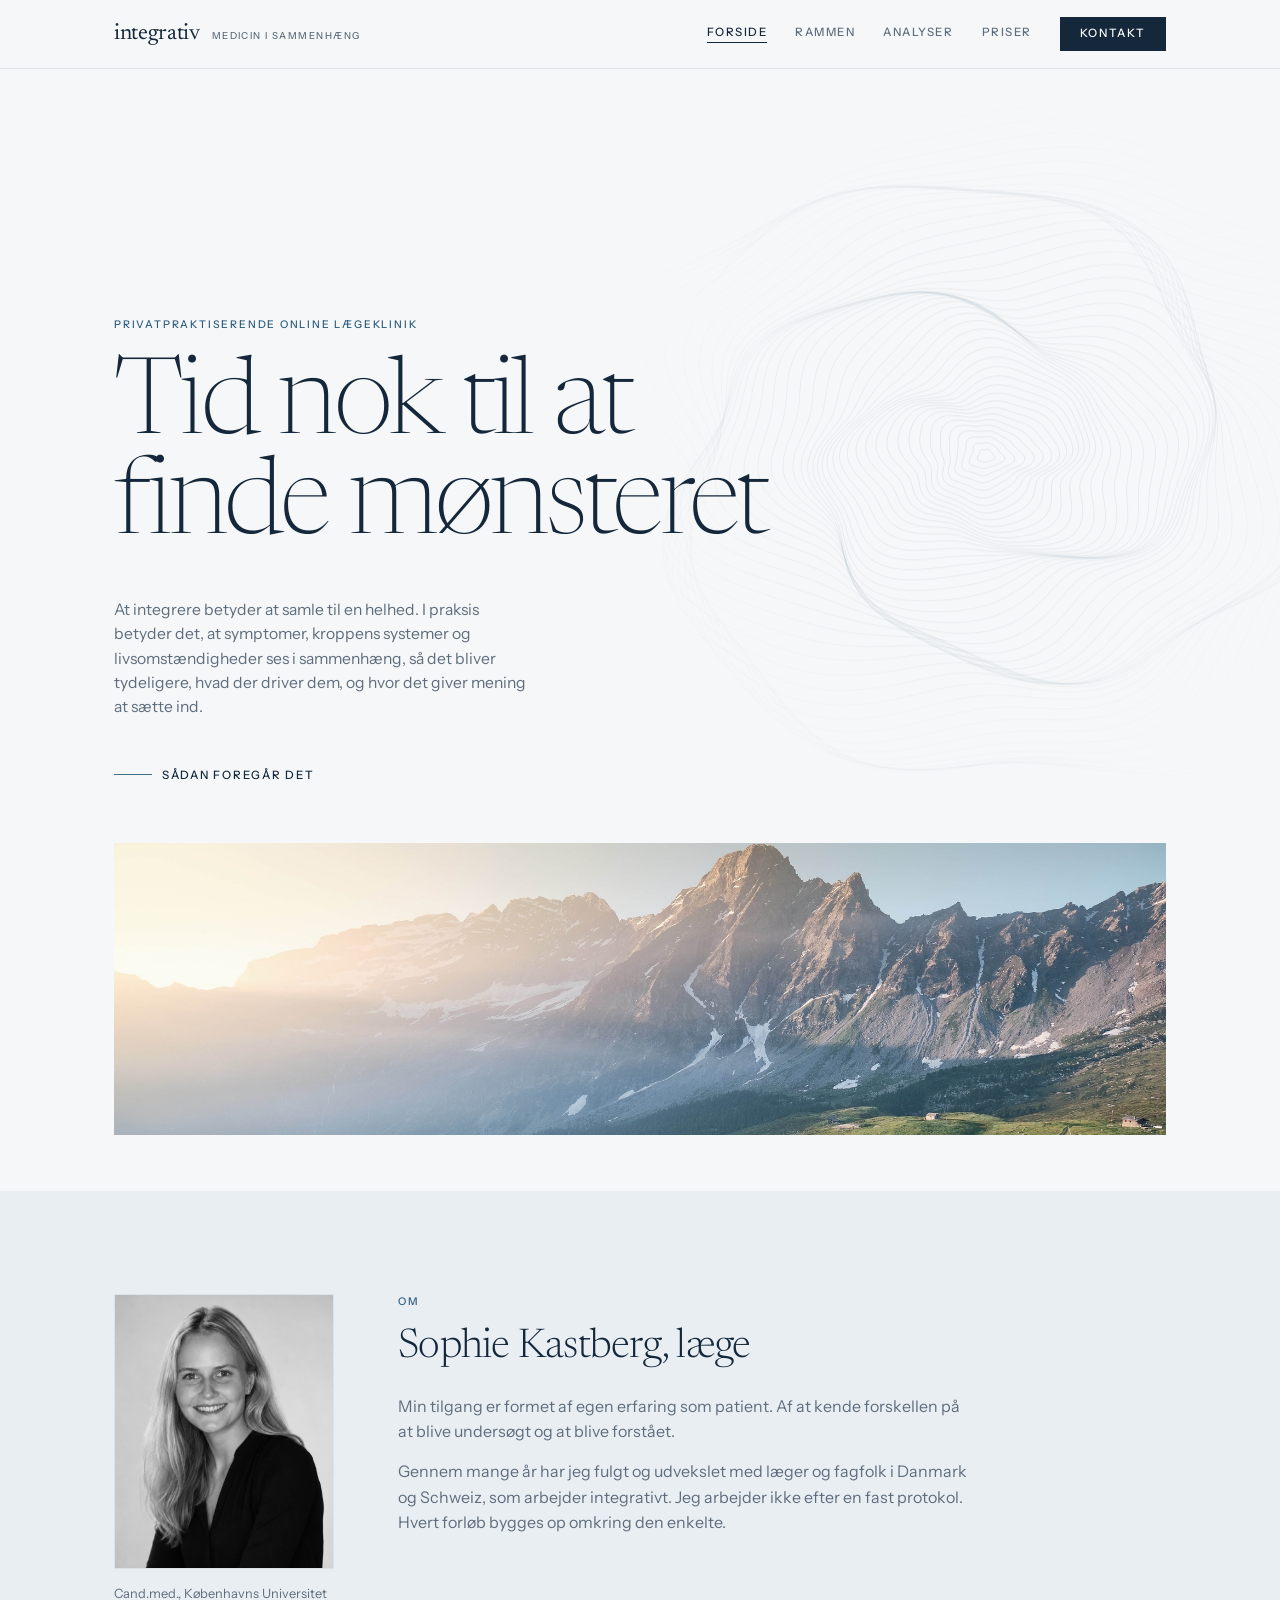
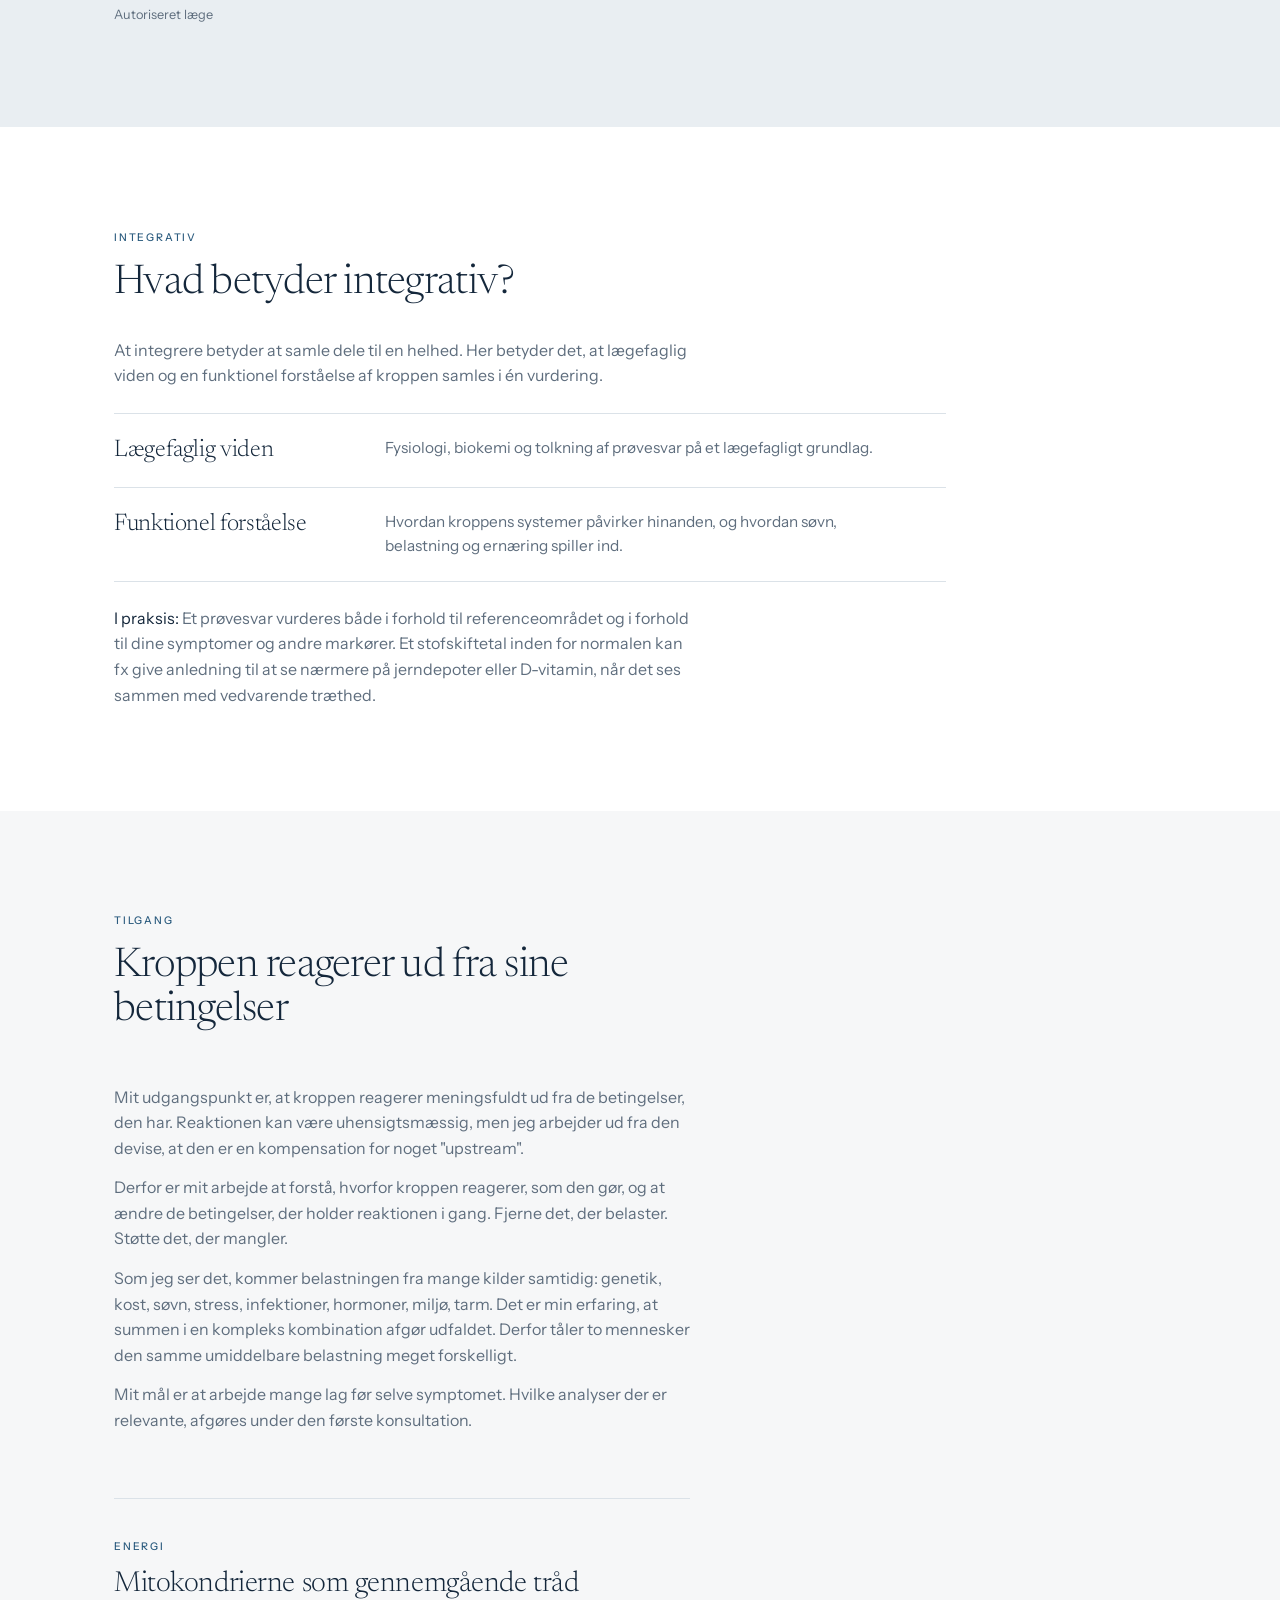
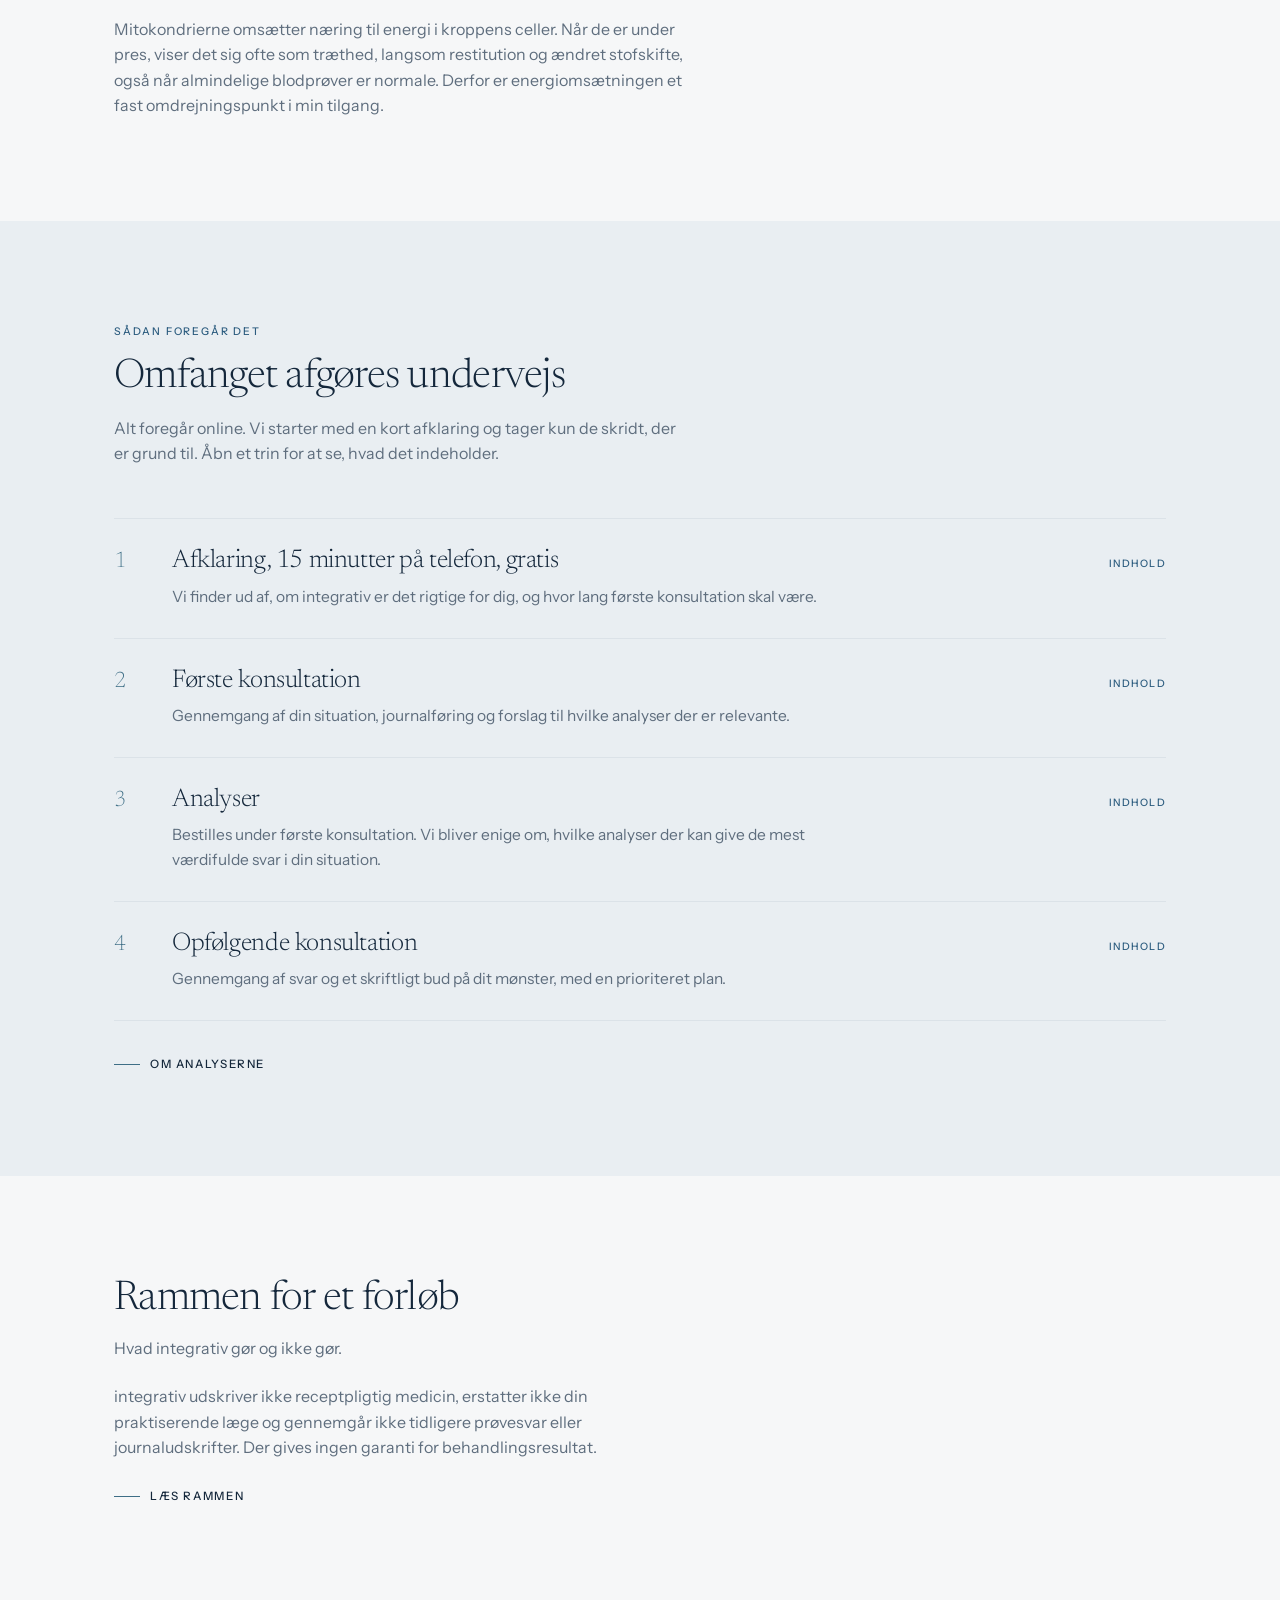
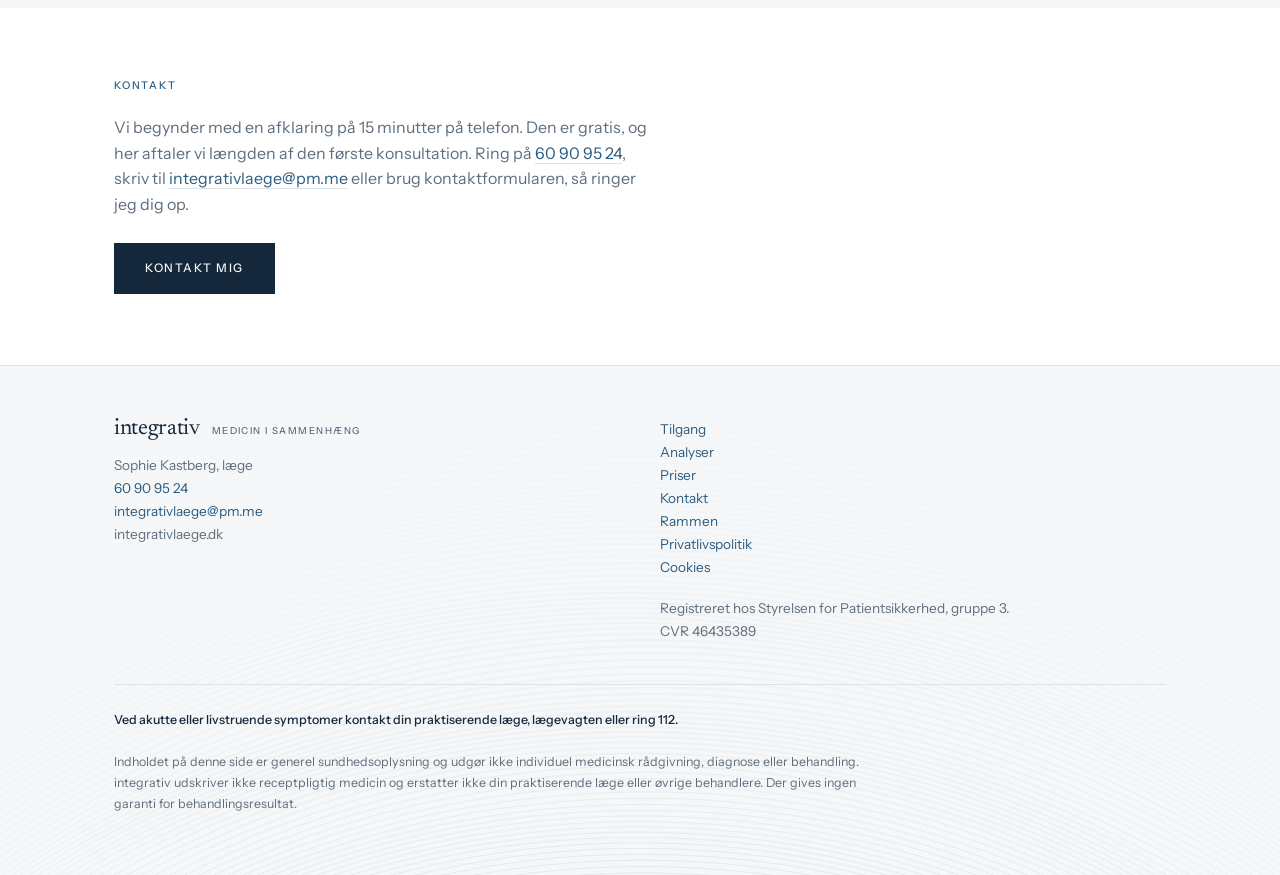
<file: index.html>
<!DOCTYPE html>
<html lang="da">
<head>
<meta charset="utf-8">
<meta name="viewport" content="width=device-width, initial-scale=1">
<title>integrativ · Medicin i sammenhæng</title>
<meta name="description" content="Privatpraktiserende online lægeklinik ved læge Sophie Kastberg. Symptomer, kroppens systemer og livsomstændigheder ses i sammenhæng.">
<meta property="og:title" content="integrativ · Medicin i sammenhæng">
<meta property="og:description" content="Privatpraktiserende online lægeklinik ved læge Sophie Kastberg. Symptomer, kroppens systemer og livsomstændigheder ses i sammenhæng.">
<meta property="og:type" content="website">

<link rel="stylesheet" href="assets/style.css">
</head>
<body>
<header class="site-head">
  <div class="wrap bar">
    <a class="brand" href="index.html"><b>integrativ</b><span>Medicin i sammenhæng</span></a>
    <button class="burger" type="button" aria-expanded="false"><span></span>Menu</button>
    <nav class="nav" aria-label="Hovedmenu">
        <a href="index.html" aria-current="page">Forside</a>
        <a href="rammen.html">Rammen</a>
        <a href="analyser.html">Analyser</a>
        <a href="priser.html">Priser</a>

        <a class="btn-book" href="kontakt.html">Kontakt</a>
    </nav>
  </div>
  <div class="mnav">
      <a href="index.html" aria-current="page">Forside</a>
      <a href="rammen.html">Rammen</a>
      <a href="analyser.html">Analyser</a>
      <a href="priser.html">Priser</a>

      <a class="btn-book" href="kontakt.html">Kontakt</a>
  </div>
</header>
<main id="top">
<section class="hero">
  <div class="bgfield"><div class="wrap"><canvas id="field" aria-hidden="true"></canvas></div></div>
  <div class="inner wrap">
    <span class="eyebrow">Privatpraktiserende online lægeklinik</span>
    <h1 class="h1">Tid nok til at finde mønsteret</h1>
    <p class="intro">At integrere betyder at samle til en helhed. I praksis betyder det, at symptomer, kroppens systemer og livsomstændigheder ses i sammenhæng, så det bliver tydeligere, hvad der driver dem, og hvor det giver mening at sætte ind.</p>
    <a class="arrow arrow--hero" href="#saadan"><i></i>Sådan foregår det</a>
  </div>
</section>
<div class="wrap band"><div class="img"><img src="images/forside-bjerge.jpg" alt="Bjergkam i morgenlys"></div></div>

<section id="om" class="sec bg-tint">
  <div class="wrap about">
    <div class="pic">
      <div class="frame"><img src="images/sophie-kastberg.jpg" alt="Sophie Kastberg"></div>
      <div class="cred"><span>Cand.med., Københavns Universitet</span><span>Autoriseret læge</span></div>
    </div>
    <div class="body">
      <span class="eyebrow">Om</span>
      <h2 class="h2">Sophie Kastberg, læge</h2>
      <p class="txt">Min tilgang er formet af egen erfaring som patient. Af at kende forskellen på at blive undersøgt og at blive forstået.</p>
      <p class="txt">Gennem mange år har jeg fulgt og udvekslet med læger og fagfolk i Danmark og Schweiz, som arbejder integrativt. Jeg arbejder ikke efter en fast protokol. Hvert forløb bygges op omkring den enkelte.</p>
    </div>
  </div>
</section>

<section id="integrativ" class="sec bg-white">
  <div class="wrap">
    <div style="max-width:52em">
      <span class="eyebrow">Integrativ</span>
      <h2 class="h2">Hvad betyder integrativ?</h2>
      <p class="txt" style="margin-top:clamp(22px,2.8vw,32px)">At integrere betyder at samle dele til en helhed. Her betyder det, at lægefaglig viden og en funktionel forståelse af kroppen samles i én vurdering.</p>
      <ul class="rows">
        <li><span class="k">Lægefaglig viden</span><p class="v">Fysiologi, biokemi og tolkning af prøvesvar på et lægefagligt grundlag.</p></li>
        <li><span class="k">Funktionel forståelse</span><p class="v">Hvordan kroppens systemer påvirker hinanden, og hvordan søvn, belastning og ernæring spiller ind.</p></li>
      </ul>
      <p class="txt mt-m"><span style="color:var(--ink)">I praksis:</span> Et prøvesvar vurderes både i forhold til referenceområdet og i forhold til dine symptomer og andre markører. Et stofskiftetal inden for normalen kan fx give anledning til at se nærmere på jerndepoter eller D-vitamin, når det ses sammen med vedvarende træthed.</p>
    </div>
  </div>
</section>

<section id="tilgang" class="sec bg-paper">
  <div class="wrap">
    <div class="head">
      <span class="eyebrow">Tilgang</span>
      <h2 class="h2">Kroppen reagerer ud fra sine betingelser</h2>
    </div>
    <p class="txt">Mit udgangspunkt er, at kroppen reagerer meningsfuldt ud fra de betingelser, den har. Reaktionen kan være uhensigtsmæssig, men jeg arbejder ud fra den devise, at den er en kompensation for noget "upstream".</p>
    <p class="txt">Derfor er mit arbejde at forstå, hvorfor kroppen reagerer, som den gør, og at ændre de betingelser, der holder reaktionen i gang. Fjerne det, der belaster. Støtte det, der mangler.</p>
    <p class="txt">Som jeg ser det, kommer belastningen fra mange kilder samtidig: genetik, kost, søvn, stress, infektioner, hormoner, miljø, tarm. Det er min erfaring, at summen i en kompleks kombination afgør udfaldet. Derfor tåler to mennesker den samme umiddelbare belastning meget forskelligt.</p>
    <p class="txt">Mit mål er at arbejde mange lag før selve symptomet. Hvilke analyser der er relevante, afgøres under den første konsultation.</p>
    <div class="mt-l" style="padding-top:clamp(28px,3.4vw,40px);border-top:1px solid var(--line);max-width:36em">
      <span class="eyebrow" style="margin-bottom:12px">Energi</span>
      <h3 class="h3">Mitokondrierne som gennemgående tråd</h3>
      <p class="txt mt-s">Mitokondrierne omsætter næring til energi i kroppens celler. Når de er under pres, viser det sig ofte som træthed, langsom restitution og ændret stofskifte, også når almindelige blodprøver er normale. Derfor er energiomsætningen et fast omdrejningspunkt i min tilgang.</p>
    </div>
  </div>
</section>

<section id="saadan" class="sec bg-tint">
  <div class="wrap">
    <div class="head">
      <span class="eyebrow">Sådan foregår det</span>
      <h2 class="h2">Omfanget afgøres undervejs</h2>
      <p class="txt">Alt foregår online. Vi starter med en kort afklaring og tager kun de skridt, der er grund til. Åbn et trin for at se, hvad det indeholder.</p>
    </div>
    <div class="steps">
      <details>
        <summary><span class="n">1</span><span class="t"><b>Afklaring, 15 minutter på telefon, gratis</b><em>Vi finder ud af, om integrativ er det rigtige for dig, og hvor lang første konsultation skal være.</em></span><span class="tag">Indhold</span></summary>
        <div class="body">
          <ul class="plain plain--s">
            <li>Kort gennemgang af, hvad du søger hjælp til.</li>
            <li>Afstemning af, om integrativ kan hjælpe med netop det.</li>
            <li>Aftale om længden af første konsultation.</li>
          </ul>
          <p class="small">Afklaringen er gratis og forpligter ikke til et forløb.</p>
        </div>
      </details>
      <details>
        <summary><span class="n">2</span><span class="t"><b>Første konsultation</b><em>Gennemgang af din situation, journalføring og forslag til hvilke analyser der er relevante.</em></span><span class="tag">Indhold</span></summary>
        <div class="body">
          <ul class="plain plain--s">
            <li>Gennemgang af din aktuelle helbredsstatus.</li>
            <li>Gennemgang af din problemstilling og dens forløb over tid.</li>
            <li>Gennemgang af kost, søvn, døgnrytme og belastninger i hverdagen.</li>
            <li>Forslag til hvilke analyser der er relevante, og hvad de kan besvare.</li>
            <li>Journalføring af konsultationen.</li>
          </ul>
          <p class="small">Længden aftales ved afklaringen, fra 30 til 90 minutter.</p>
        </div>
      </details>
      <details>
        <summary><span class="n">3</span><span class="t"><b>Analyser</b><em>Bestilles under første konsultation. Vi bliver enige om, hvilke analyser der kan give de mest værdifulde svar i din situation.</em></span><span class="tag">Indhold</span></summary>
        <div class="body">
          <ul class="plain plain--s">
            <li>Analyserne vælges ud fra din situation, ikke ud fra en fast pakke.</li>
            <li>Hjemmetests: testkittet sendes til din adresse, og prøven sendes direkte til laboratoriet. Svartid to til fire uger.</li>
            <li>Blodprøver: du bestiller selv via et link og en kode fra mig, og prøven tages på et hospital nær dig.</li>
          </ul>
          <p class="small">Hjemmetests betales sammen med den opfølgende konsultation. Blodprøver betales direkte hos laboratoriet.</p>
        </div>
      </details>
      <details>
        <summary><span class="n">4</span><span class="t"><b>Opfølgende konsultation</b><em>Gennemgang af svar og et skriftligt bud på dit mønster, med en prioriteret plan.</em></span><span class="tag">Indhold</span></summary>
        <div class="body">
          <ul class="plain plain--s">
            <li>Gennemgang af prøvesvarene: hvilke fund der betyder noget for netop dine udfordringer, og hvilke der ikke gør.</li>
            <li>Min vurdering af, hvad der belaster mest lige nu.</li>
            <li>Prioriteret plan: hvad der fjernes, hvad der støttes, og i hvilken rækkefølge.</li>
            <li>Vejledning om kost, døgnrytme, bevægelse og eventuelle kosttilskud.</li>
            <li>Aftale om, hvad der måles igen, og hvornår.</li>
            <li>Henvisning til relevante behandlere, hvis det er indiceret.</li>
          </ul>
          <p class="small">Et bud på dit mønster sendes skriftligt efter konsultationen: hvordan symptomer og fund kan hænge sammen, og den prioriterede plan. Det er en arbejdshypotese, som justeres, efterhånden som vi ved mere. Prøvesvar udleveres ved gennemgangen.</p>
        </div>
      </details>
    </div>
    <a class="arrow" href="analyser.html"><i></i>Om analyserne</a>
  </div>
</section>


<section class="sec bg-paper">
  <div class="wrap">
    <h2 class="h2">Rammen for et forløb</h2>
    <p class="txt" style="margin-top:14px">Hvad integrativ gør og ikke gør.</p>
    <p class="txt" style="margin-top:22px">integrativ udskriver ikke receptpligtig medicin, erstatter ikke din praktiserende læge og gennemgår ikke tidligere prøvesvar eller journaludskrifter. Der gives ingen garanti for behandlingsresultat.</p>
    <a class="arrow" href="rammen.html" style="margin-top:26px"><i></i>Læs rammen</a>
  </div>
</section>

<section id="skriv" class="bg-white" style="padding-top:clamp(46px,5.5vw,76px);padding-bottom:clamp(46px,5.5vw,76px)">
  <div class="wrap">
    <span class="eyebrow" style="margin:0">Kontakt</span>
    <p class="txt" style="margin-top:20px;max-width:34em">Vi begynder med en afklaring på 15 minutter på telefon. Den er gratis, og her aftaler vi længden af den første konsultation. Ring på <a class="inline-link" href="tel:+4560909524">60 90 95 24</a>, skriv til <a class="inline-link" href="mailto:integrativlaege@pm.me">integrativlaege@pm.me</a> eller brug kontaktformularen, så ringer jeg dig op.</p>
    <div class="btns"><a class="btn" href="kontakt.html">Kontakt mig</a></div>
  </div>
</section>

</main>
<footer class="site-foot">
  <canvas id="relief" aria-hidden="true"></canvas>
  <div class="wrap">
    <div class="cols2">
      <div>
        <span class="brand"><b>integrativ</b><span>Medicin i sammenhæng</span></span>
        <p style="margin-top:14px">Sophie Kastberg, læge<br><a href="tel:+4560909524">60 90 95 24</a><br><a href="mailto:integrativlaege@pm.me">integrativlaege@pm.me</a><br>integrativlaege.dk</p>
      </div>
      <div>
        <ul>
          <li><a href="index.html#tilgang">Tilgang</a></li>
          <li><a href="analyser.html">Analyser</a></li>
          <li><a href="priser.html">Priser</a></li>
          <li><a href="kontakt.html">Kontakt</a></li>
          <li><a href="rammen.html">Rammen</a></li>
          <li><a href="privatliv.html">Privatlivspolitik</a></li>
          <li><a href="cookies.html">Cookies</a></li>
        </ul>
        <p style="margin-top:18px">Registreret hos Styrelsen for Patientsikkerhed, gruppe 3.<br>CVR 46435389</p>
      </div>
    </div>
    <div class="legal">
      <p><b>Ved akutte eller livstruende symptomer kontakt din praktiserende læge, lægevagten eller ring 112.</b><br><br>Indholdet på denne side er generel sundhedsoplysning og udgør ikke individuel medicinsk rådgivning, diagnose eller behandling. integrativ udskriver ikke receptpligtig medicin og erstatter ikke din praktiserende læge eller øvrige behandlere. Der gives ingen garanti for behandlingsresultat.</p>
    </div>
  </div>
</footer>
<script src="assets/site.js"></script>
</body>
</html>
</file>
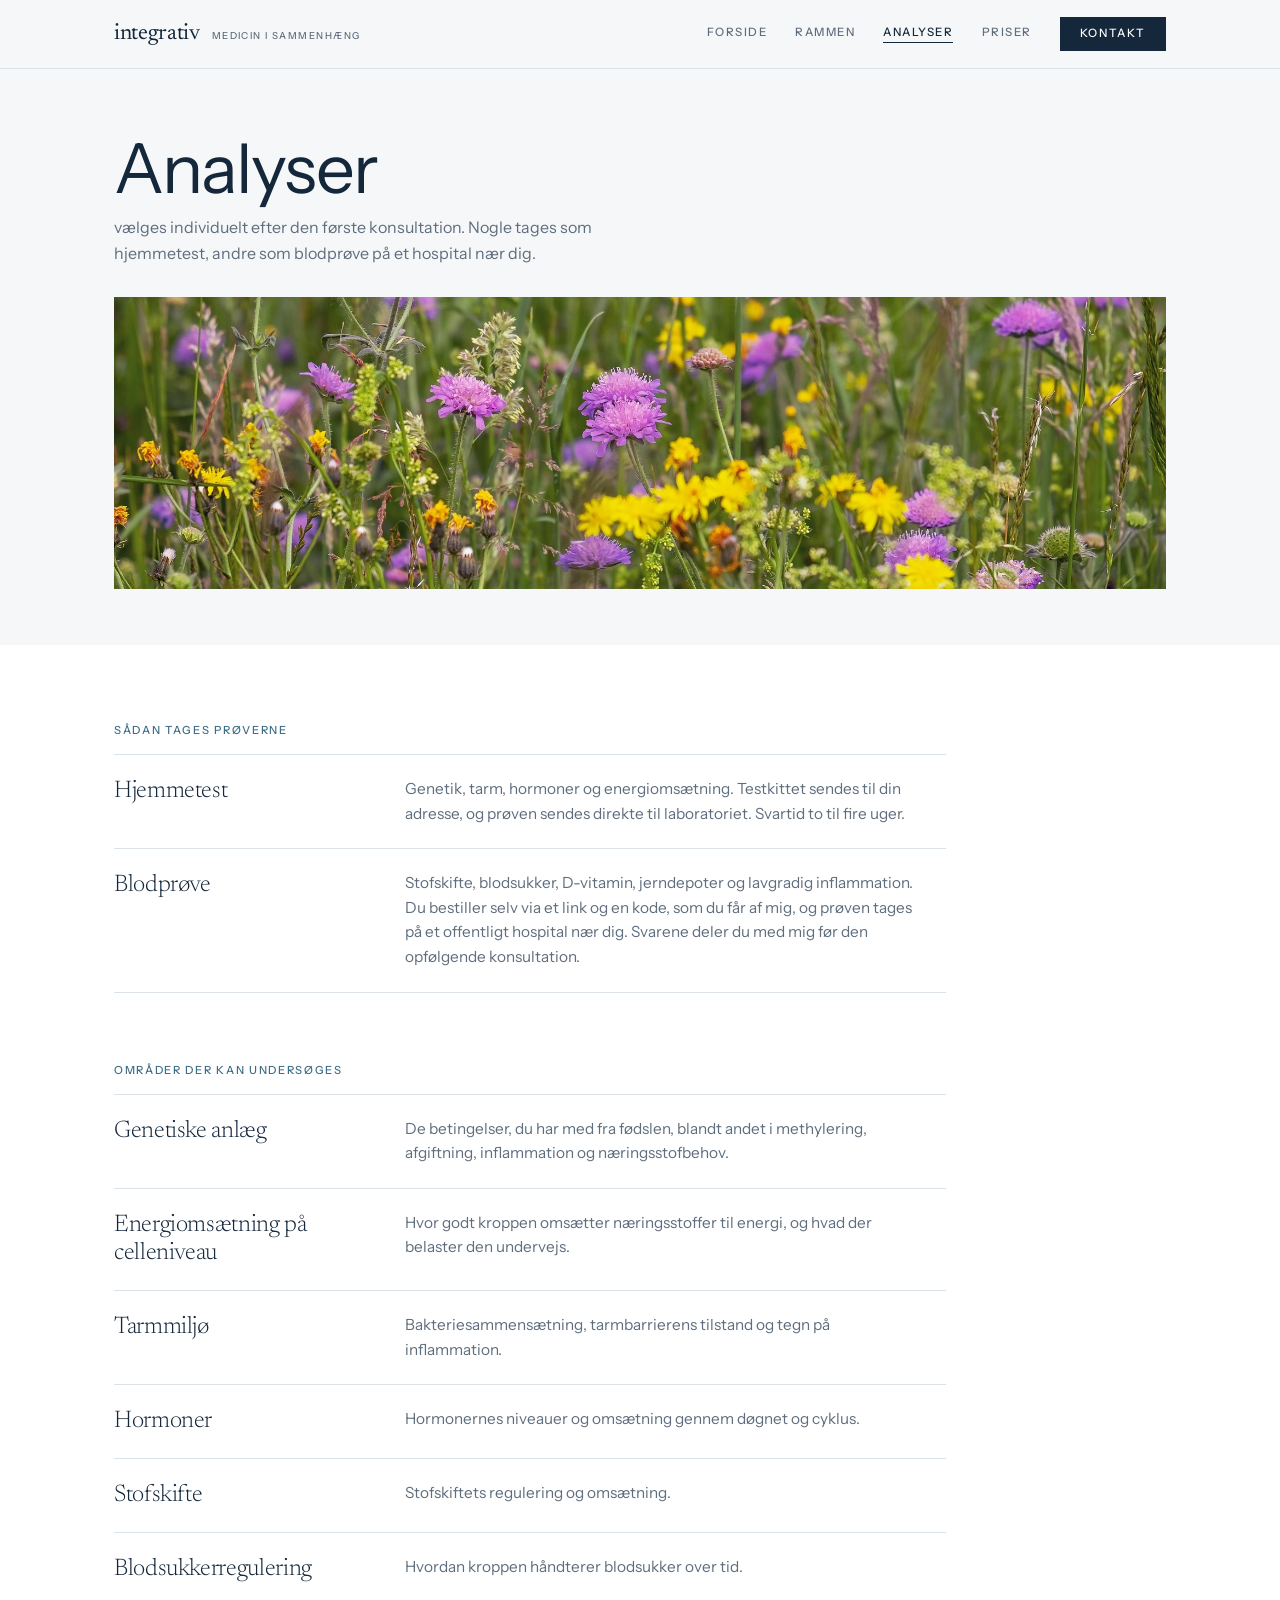
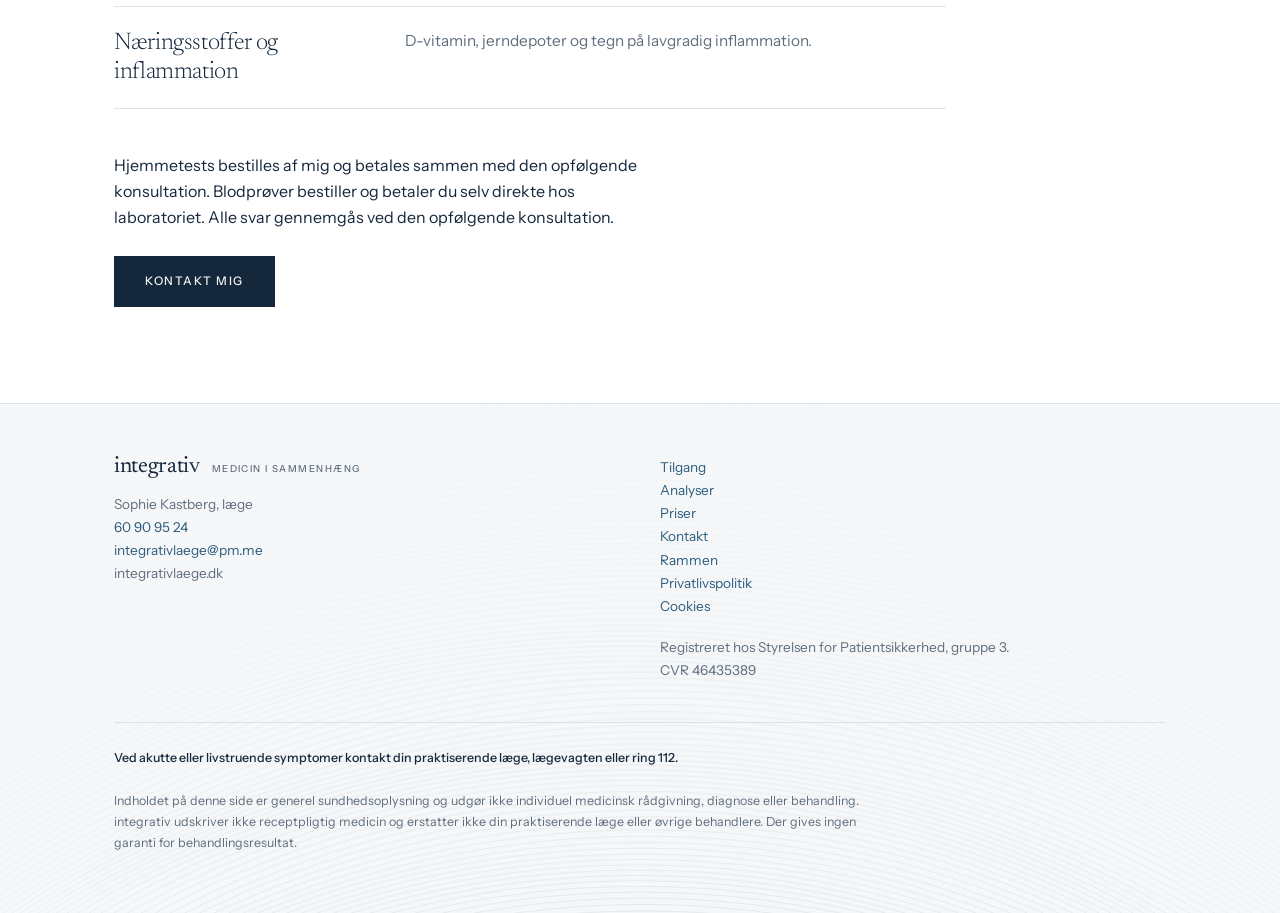
<file: analyser.html>
<!DOCTYPE html>
<html lang="da">
<head>
<meta charset="utf-8">
<meta name="viewport" content="width=device-width, initial-scale=1">
<title>Analyser · integrativ</title>
<meta name="description" content="Analyser hos integrativ: hjemmetests og blodprøver, der vælges ud fra din situation.">
<meta property="og:title" content="Analyser · integrativ">
<meta property="og:description" content="Analyser hos integrativ: hjemmetests og blodprøver, der vælges ud fra din situation.">
<meta property="og:type" content="website">

<link rel="stylesheet" href="assets/style.css">
</head>
<body>
<header class="site-head">
  <div class="wrap bar">
    <a class="brand" href="index.html"><b>integrativ</b><span>Medicin i sammenhæng</span></a>
    <button class="burger" type="button" aria-expanded="false"><span></span>Menu</button>
    <nav class="nav" aria-label="Hovedmenu">
        <a href="index.html">Forside</a>
        <a href="rammen.html">Rammen</a>
        <a href="analyser.html" aria-current="page">Analyser</a>
        <a href="priser.html">Priser</a>

        <a class="btn-book" href="kontakt.html">Kontakt</a>
    </nav>
  </div>
  <div class="mnav">
      <a href="index.html">Forside</a>
      <a href="rammen.html">Rammen</a>
      <a href="analyser.html" aria-current="page">Analyser</a>
      <a href="priser.html">Priser</a>

      <a class="btn-book" href="kontakt.html">Kontakt</a>
  </div>
</header>
<main id="top">
<section class="phead">
  <div class="wrap">
    <h1 class="h1--page">Analyser</h1>
    <p class="lead">vælges individuelt efter den første konsultation. Nogle tages som hjemmetest, andre som blodprøve på et hospital nær dig.</p>
  </div>
</section>
<div class="wrap band"><div class="img"><img src="images/analyser-eng.jpg" alt="Blomstereng med mange arter"></div></div>

<section class="bg-white" style="padding-top:clamp(46px,6vw,84px);padding-bottom:clamp(56px,7.5vw,104px)">
  <div class="wrap">
    <h2 class="label">Sådan tages prøverne</h2>
    <ul class="rows rows--wide" style="margin:14px 0 clamp(44px,5.4vw,72px)">
      <li><span class="k">Hjemmetest</span><p class="v">Genetik, tarm, hormoner og energiomsætning. Testkittet sendes til din adresse, og prøven sendes direkte til laboratoriet. Svartid to til fire uger.</p></li>
      <li><span class="k">Blodprøve</span><p class="v">Stofskifte, blodsukker, D-vitamin, jerndepoter og lavgradig inflammation. Du bestiller selv via et link og en kode, som du får af mig, og prøven tages på et offentligt hospital nær dig. Svarene deler du med mig før den opfølgende konsultation.</p></li>
    </ul>
    <h2 class="label">Områder der kan undersøges</h2>
    <ul class="rows rows--wide" style="margin-top:14px">
      <li><span class="k">Genetiske anlæg</span><p class="v">De betingelser, du har med fra fødslen, blandt andet i methylering, afgiftning, inflammation og næringsstofbehov.</p></li>
      <li><span class="k">Energiomsætning på celleniveau</span><p class="v">Hvor godt kroppen omsætter næringsstoffer til energi, og hvad der belaster den undervejs.</p></li>
      <li><span class="k">Tarmmiljø</span><p class="v">Bakteriesammensætning, tarmbarrierens tilstand og tegn på inflammation.</p></li>
      <li><span class="k">Hormoner</span><p class="v">Hormonernes niveauer og omsætning gennem døgnet og cyklus.</p></li>
      <li><span class="k">Stofskifte</span><p class="v">Stofskiftets regulering og omsætning.</p></li>
      <li><span class="k">Blodsukkerregulering</span><p class="v">Hvordan kroppen håndterer blodsukker over tid.</p></li>
      <li><span class="k">Næringsstoffer og inflammation</span><p class="v">D-vitamin, jerndepoter og tegn på lavgradig inflammation.</p></li>
    </ul>
    <p class="txt" style="color:var(--ink);max-width:34em;margin-top:clamp(30px,3.6vw,44px)">Hjemmetests bestilles af mig og betales sammen med den opfølgende konsultation. Blodprøver bestiller og betaler du selv direkte hos laboratoriet. Alle svar gennemgås ved den opfølgende konsultation.</p>
    <div class="btns"><a class="btn" href="kontakt.html">Kontakt mig</a></div>
  </div>
</section>

</main>
<footer class="site-foot">
  <canvas id="relief" aria-hidden="true"></canvas>
  <div class="wrap">
    <div class="cols2">
      <div>
        <span class="brand"><b>integrativ</b><span>Medicin i sammenhæng</span></span>
        <p style="margin-top:14px">Sophie Kastberg, læge<br><a href="tel:+4560909524">60 90 95 24</a><br><a href="mailto:integrativlaege@pm.me">integrativlaege@pm.me</a><br>integrativlaege.dk</p>
      </div>
      <div>
        <ul>
          <li><a href="index.html#tilgang">Tilgang</a></li>
          <li><a href="analyser.html">Analyser</a></li>
          <li><a href="priser.html">Priser</a></li>
          <li><a href="kontakt.html">Kontakt</a></li>
          <li><a href="rammen.html">Rammen</a></li>
          <li><a href="privatliv.html">Privatlivspolitik</a></li>
          <li><a href="cookies.html">Cookies</a></li>
        </ul>
        <p style="margin-top:18px">Registreret hos Styrelsen for Patientsikkerhed, gruppe 3.<br>CVR 46435389</p>
      </div>
    </div>
    <div class="legal">
      <p><b>Ved akutte eller livstruende symptomer kontakt din praktiserende læge, lægevagten eller ring 112.</b><br><br>Indholdet på denne side er generel sundhedsoplysning og udgør ikke individuel medicinsk rådgivning, diagnose eller behandling. integrativ udskriver ikke receptpligtig medicin og erstatter ikke din praktiserende læge eller øvrige behandlere. Der gives ingen garanti for behandlingsresultat.</p>
    </div>
  </div>
</footer>
<script src="assets/site.js"></script>
</body>
</html>
</file>
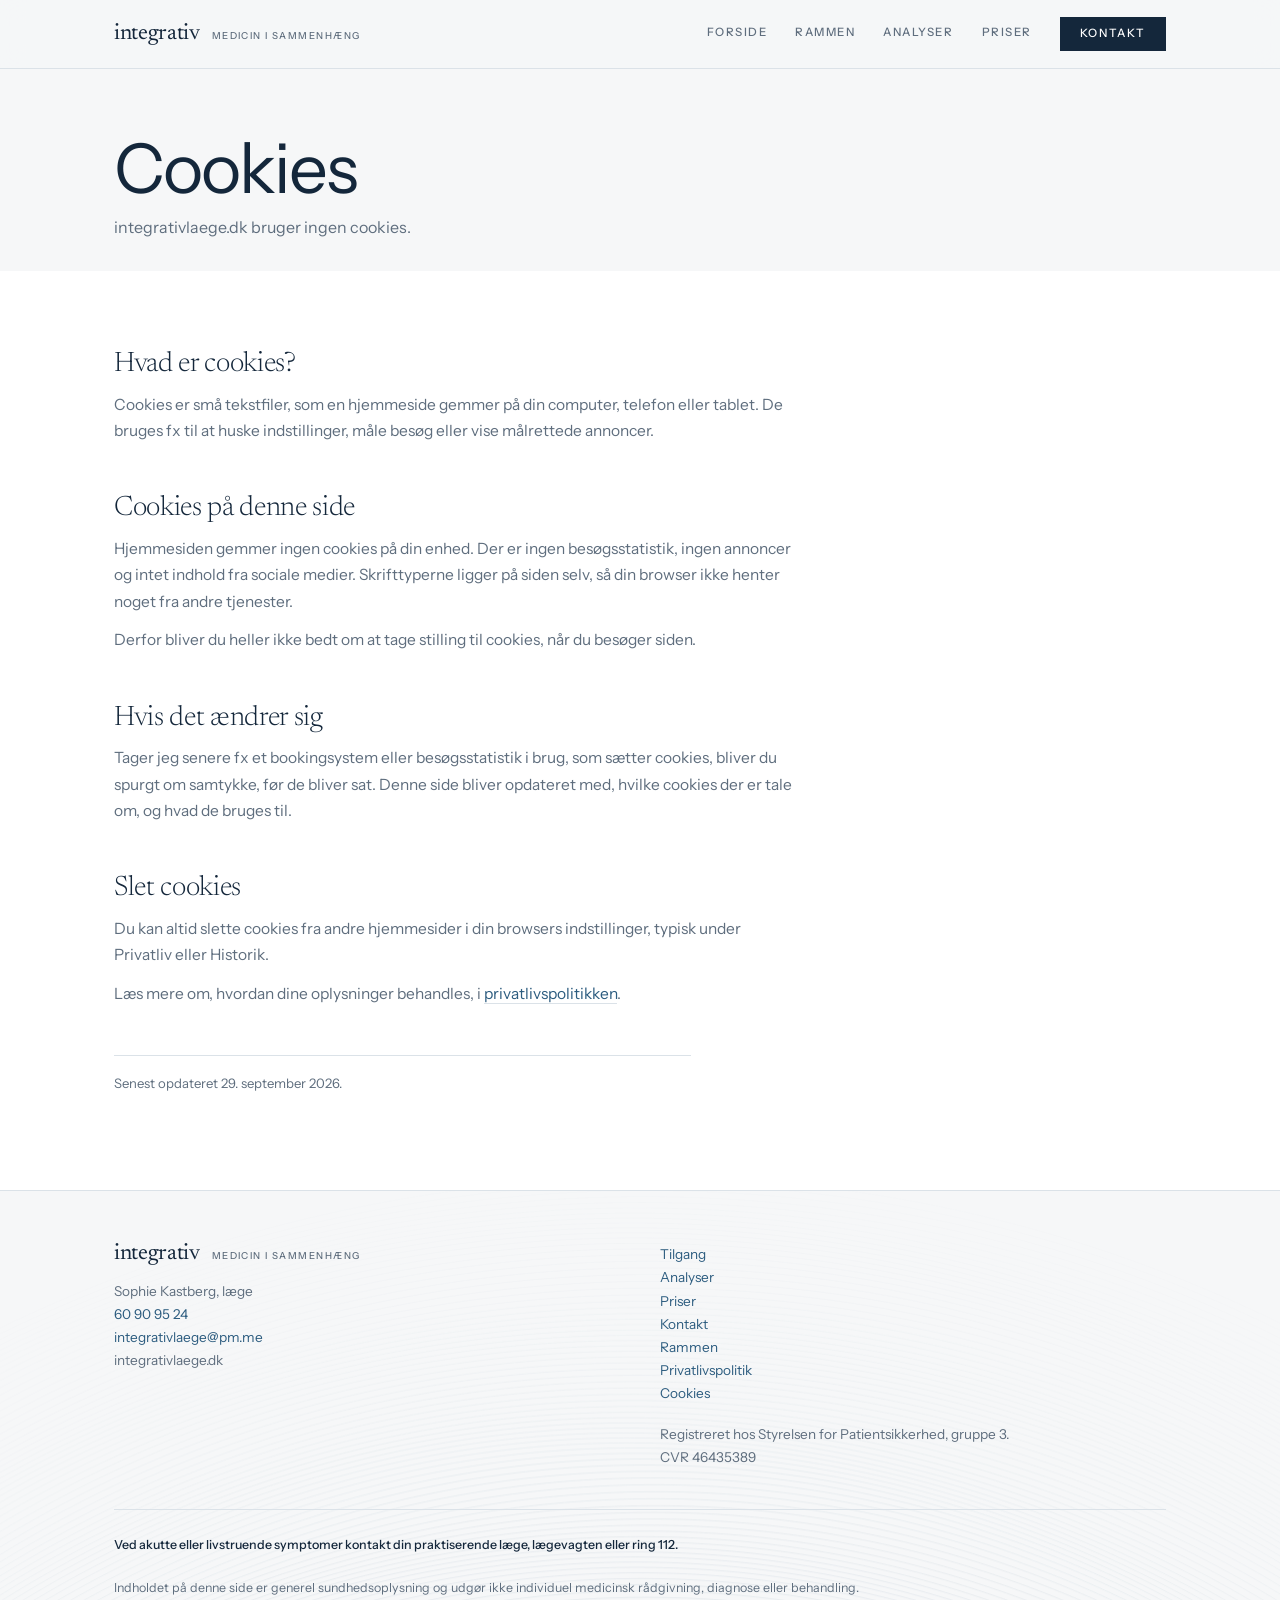
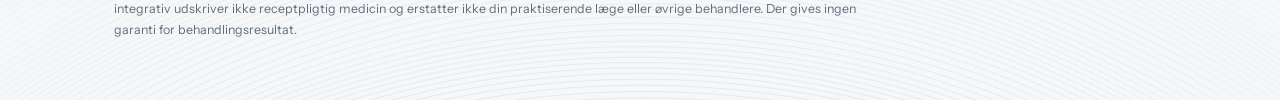
<file: cookies.html>
<!DOCTYPE html>
<html lang="da">
<head>
<meta charset="utf-8">
<meta name="viewport" content="width=device-width, initial-scale=1">
<title>Cookies · integrativ</title>
<meta name="description" content="integrativlaege.dk bruger ingen cookies.">
<meta property="og:title" content="Cookies · integrativ">
<meta property="og:description" content="integrativlaege.dk bruger ingen cookies.">
<meta property="og:type" content="website">

<link rel="stylesheet" href="assets/style.css">
</head>
<body>
<header class="site-head">
  <div class="wrap bar">
    <a class="brand" href="index.html"><b>integrativ</b><span>Medicin i sammenhæng</span></a>
    <button class="burger" type="button" aria-expanded="false"><span></span>Menu</button>
    <nav class="nav" aria-label="Hovedmenu">
        <a href="index.html">Forside</a>
        <a href="rammen.html">Rammen</a>
        <a href="analyser.html">Analyser</a>
        <a href="priser.html">Priser</a>

        <a class="btn-book" href="kontakt.html">Kontakt</a>
    </nav>
  </div>
  <div class="mnav">
      <a href="index.html">Forside</a>
      <a href="rammen.html">Rammen</a>
      <a href="analyser.html">Analyser</a>
      <a href="priser.html">Priser</a>

      <a class="btn-book" href="kontakt.html">Kontakt</a>
  </div>
</header>
<main id="top">
<section class="phead">
  <div class="wrap">
    <h1 class="h1--page">Cookies</h1>
    <p class="lead">integrativlaege.dk bruger ingen cookies.</p>
  </div>
</section>

<section class="bg-white" style="padding-top:clamp(46px,6vw,84px);padding-bottom:clamp(56px,7.5vw,104px)">
  <div class="wrap legal-page">
    <h2>Hvad er cookies?</h2>
    <p>Cookies er små tekstfiler, som en hjemmeside gemmer på din computer, telefon eller tablet. De bruges fx til at huske indstillinger, måle besøg eller vise målrettede annoncer.</p>

    <h2>Cookies på denne side</h2>
    <p>Hjemmesiden gemmer ingen cookies på din enhed. Der er ingen besøgsstatistik, ingen annoncer og intet indhold fra sociale medier. Skrifttyperne ligger på siden selv, så din browser ikke henter noget fra andre tjenester.</p>
    <p>Derfor bliver du heller ikke bedt om at tage stilling til cookies, når du besøger siden.</p>

    <h2>Hvis det ændrer sig</h2>
    <p>Tager jeg senere fx et bookingsystem eller besøgsstatistik i brug, som sætter cookies, bliver du spurgt om samtykke, før de bliver sat. Denne side bliver opdateret med, hvilke cookies der er tale om, og hvad de bruges til.</p>

    <h2>Slet cookies</h2>
    <p>Du kan altid slette cookies fra andre hjemmesider i din browsers indstillinger, typisk under Privatliv eller Historik.</p>

    <p>Læs mere om, hvordan dine oplysninger behandles, i <a class="inline-link" href="privatliv.html">privatlivspolitikken</a>.</p>

    <p class="meta">Senest opdateret 29. september 2026.</p>
  </div>
</section>

</main>
<footer class="site-foot">
  <canvas id="relief" aria-hidden="true"></canvas>
  <div class="wrap">
    <div class="cols2">
      <div>
        <span class="brand"><b>integrativ</b><span>Medicin i sammenhæng</span></span>
        <p style="margin-top:14px">Sophie Kastberg, læge<br><a href="tel:+4560909524">60 90 95 24</a><br><a href="mailto:integrativlaege@pm.me">integrativlaege@pm.me</a><br>integrativlaege.dk</p>
      </div>
      <div>
        <ul>
          <li><a href="index.html#tilgang">Tilgang</a></li>
          <li><a href="analyser.html">Analyser</a></li>
          <li><a href="priser.html">Priser</a></li>
          <li><a href="kontakt.html">Kontakt</a></li>
          <li><a href="rammen.html">Rammen</a></li>
          <li><a href="privatliv.html">Privatlivspolitik</a></li>
          <li><a href="cookies.html">Cookies</a></li>
        </ul>
        <p style="margin-top:18px">Registreret hos Styrelsen for Patientsikkerhed, gruppe 3.<br>CVR 46435389</p>
      </div>
    </div>
    <div class="legal">
      <p><b>Ved akutte eller livstruende symptomer kontakt din praktiserende læge, lægevagten eller ring 112.</b><br><br>Indholdet på denne side er generel sundhedsoplysning og udgør ikke individuel medicinsk rådgivning, diagnose eller behandling. integrativ udskriver ikke receptpligtig medicin og erstatter ikke din praktiserende læge eller øvrige behandlere. Der gives ingen garanti for behandlingsresultat.</p>
    </div>
  </div>
</footer>
<script src="assets/site.js"></script>
</body>
</html>
</file>
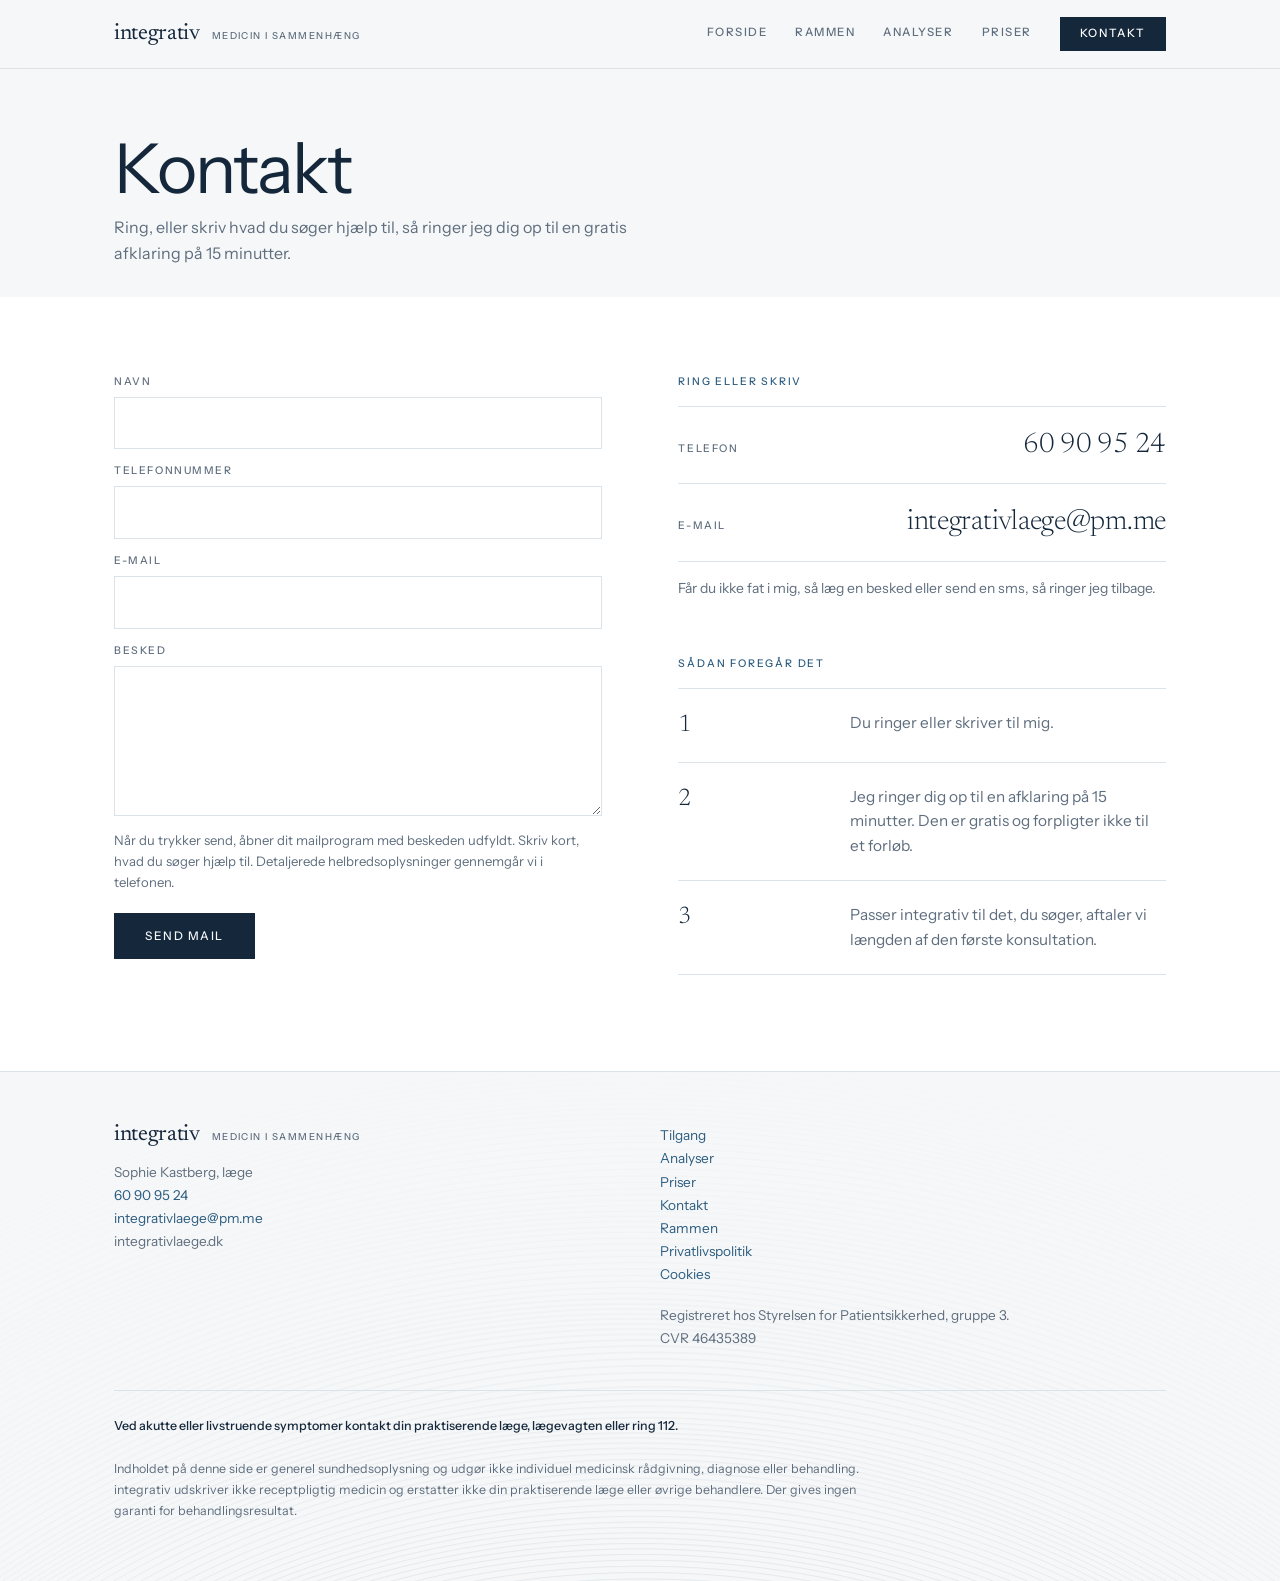
<file: kontakt.html>
<!DOCTYPE html>
<html lang="da">
<head>
<meta charset="utf-8">
<meta name="viewport" content="width=device-width, initial-scale=1">
<title>Kontakt · integrativ</title>
<meta name="description" content="Kontakt læge Sophie Kastberg hos integrativ og aftal en gratis afklaring på 15 minutter.">
<meta property="og:title" content="Kontakt · integrativ">
<meta property="og:description" content="Kontakt læge Sophie Kastberg hos integrativ og aftal en gratis afklaring på 15 minutter.">
<meta property="og:type" content="website">

<link rel="stylesheet" href="assets/style.css">
</head>
<body>
<header class="site-head">
  <div class="wrap bar">
    <a class="brand" href="index.html"><b>integrativ</b><span>Medicin i sammenhæng</span></a>
    <button class="burger" type="button" aria-expanded="false"><span></span>Menu</button>
    <nav class="nav" aria-label="Hovedmenu">
        <a href="index.html">Forside</a>
        <a href="rammen.html">Rammen</a>
        <a href="analyser.html">Analyser</a>
        <a href="priser.html">Priser</a>

        <a class="btn-book" href="kontakt.html">Kontakt</a>
    </nav>
  </div>
  <div class="mnav">
      <a href="index.html">Forside</a>
      <a href="rammen.html">Rammen</a>
      <a href="analyser.html">Analyser</a>
      <a href="priser.html">Priser</a>

      <a class="btn-book" href="kontakt.html">Kontakt</a>
  </div>
</header>
<main id="top">
<section class="phead">
  <div class="wrap">
    <h1 class="h1--page">Kontakt</h1>
    <p class="lead">Ring, eller skriv hvad du søger hjælp til, så ringer jeg dig op til en gratis afklaring på 15 minutter.</p>
  </div>
</section>

<section class="bg-white" style="padding-top:clamp(46px,6vw,84px);padding-bottom:clamp(56px,7.5vw,104px)">
  <div class="wrap contact-grid">
    <div>
      <div id="form-ok" class="msg" hidden>
        <b>Tak for din besked</b>
        <p>Jeg vender tilbage hurtigst muligt, som regel inden for to hverdage.</p>
      </div>
      <div id="form-fejl" class="msg msg--err" hidden style="margin-bottom:18px">
        <b>Beskeden blev ikke sendt</b>
        <p>Udfyld navn, e-mail og besked, og prøv igen. Du kan også ringe på 60 90 95 24.</p>
      </div>
      <form id="kontaktform" class="form" action="#" data-mailto="integrativlaege@pm.me">
        <div class="field"><label for="navn">Navn</label><input id="navn" name="navn" type="text" autocomplete="name" required></div>
        <div class="field"><label for="telefon">Telefonnummer</label><input id="telefon" name="telefon" type="tel" autocomplete="tel"></div>
        <div class="field"><label for="email">E-mail</label><input id="email" name="email" type="email" autocomplete="email" required></div>
        <div class="field"><label for="besked">Besked</label><textarea id="besked" name="besked" required></textarea></div>
        <div class="hp" aria-hidden="true"><label for="firma">Firma</label><input id="firma" name="firma" type="text" tabindex="-1" autocomplete="off"></div>
        <p class="note">Når du trykker send, åbner dit mailprogram med beskeden udfyldt. Skriv kort, hvad du søger hjælp til. Detaljerede helbredsoplysninger gennemgår vi i telefonen.</p>
        <button class="btn" type="submit">Send mail</button>
      </form>
    </div>
    <div>
      <span class="eyebrow">Ring eller skriv</span>
      <div class="direct">
        <div><span>Telefon</span><a href="tel:+4560909524">60 90 95 24</a></div>
        <div><span>E-mail</span><a href="mailto:integrativlaege@pm.me">integrativlaege@pm.me</a></div>
      </div>
      <p class="small" style="margin:14px 0 clamp(36px,4.5vw,56px)">Får du ikke fat i mig, så læg en besked eller send en sms, så ringer jeg tilbage.</p>
      <span class="eyebrow">Sådan foregår det</span>
      <ul class="rows" style="margin-top:0">
        <li><span class="k" style="flex-basis:120px">1</span><p class="v">Du ringer eller skriver til mig.</p></li>
        <li><span class="k" style="flex-basis:120px">2</span><p class="v">Jeg ringer dig op til en afklaring på 15 minutter. Den er gratis og forpligter ikke til et forløb.</p></li>
        <li><span class="k" style="flex-basis:120px">3</span><p class="v">Passer integrativ til det, du søger, aftaler vi længden af den første konsultation.</p></li>
      </ul>
    </div>
  </div>
</section>

</main>
<footer class="site-foot">
  <canvas id="relief" aria-hidden="true"></canvas>
  <div class="wrap">
    <div class="cols2">
      <div>
        <span class="brand"><b>integrativ</b><span>Medicin i sammenhæng</span></span>
        <p style="margin-top:14px">Sophie Kastberg, læge<br><a href="tel:+4560909524">60 90 95 24</a><br><a href="mailto:integrativlaege@pm.me">integrativlaege@pm.me</a><br>integrativlaege.dk</p>
      </div>
      <div>
        <ul>
          <li><a href="index.html#tilgang">Tilgang</a></li>
          <li><a href="analyser.html">Analyser</a></li>
          <li><a href="priser.html">Priser</a></li>
          <li><a href="kontakt.html">Kontakt</a></li>
          <li><a href="rammen.html">Rammen</a></li>
          <li><a href="privatliv.html">Privatlivspolitik</a></li>
          <li><a href="cookies.html">Cookies</a></li>
        </ul>
        <p style="margin-top:18px">Registreret hos Styrelsen for Patientsikkerhed, gruppe 3.<br>CVR 46435389</p>
      </div>
    </div>
    <div class="legal">
      <p><b>Ved akutte eller livstruende symptomer kontakt din praktiserende læge, lægevagten eller ring 112.</b><br><br>Indholdet på denne side er generel sundhedsoplysning og udgør ikke individuel medicinsk rådgivning, diagnose eller behandling. integrativ udskriver ikke receptpligtig medicin og erstatter ikke din praktiserende læge eller øvrige behandlere. Der gives ingen garanti for behandlingsresultat.</p>
    </div>
  </div>
</footer>
<script src="assets/site.js"></script>
</body>
</html>
</file>
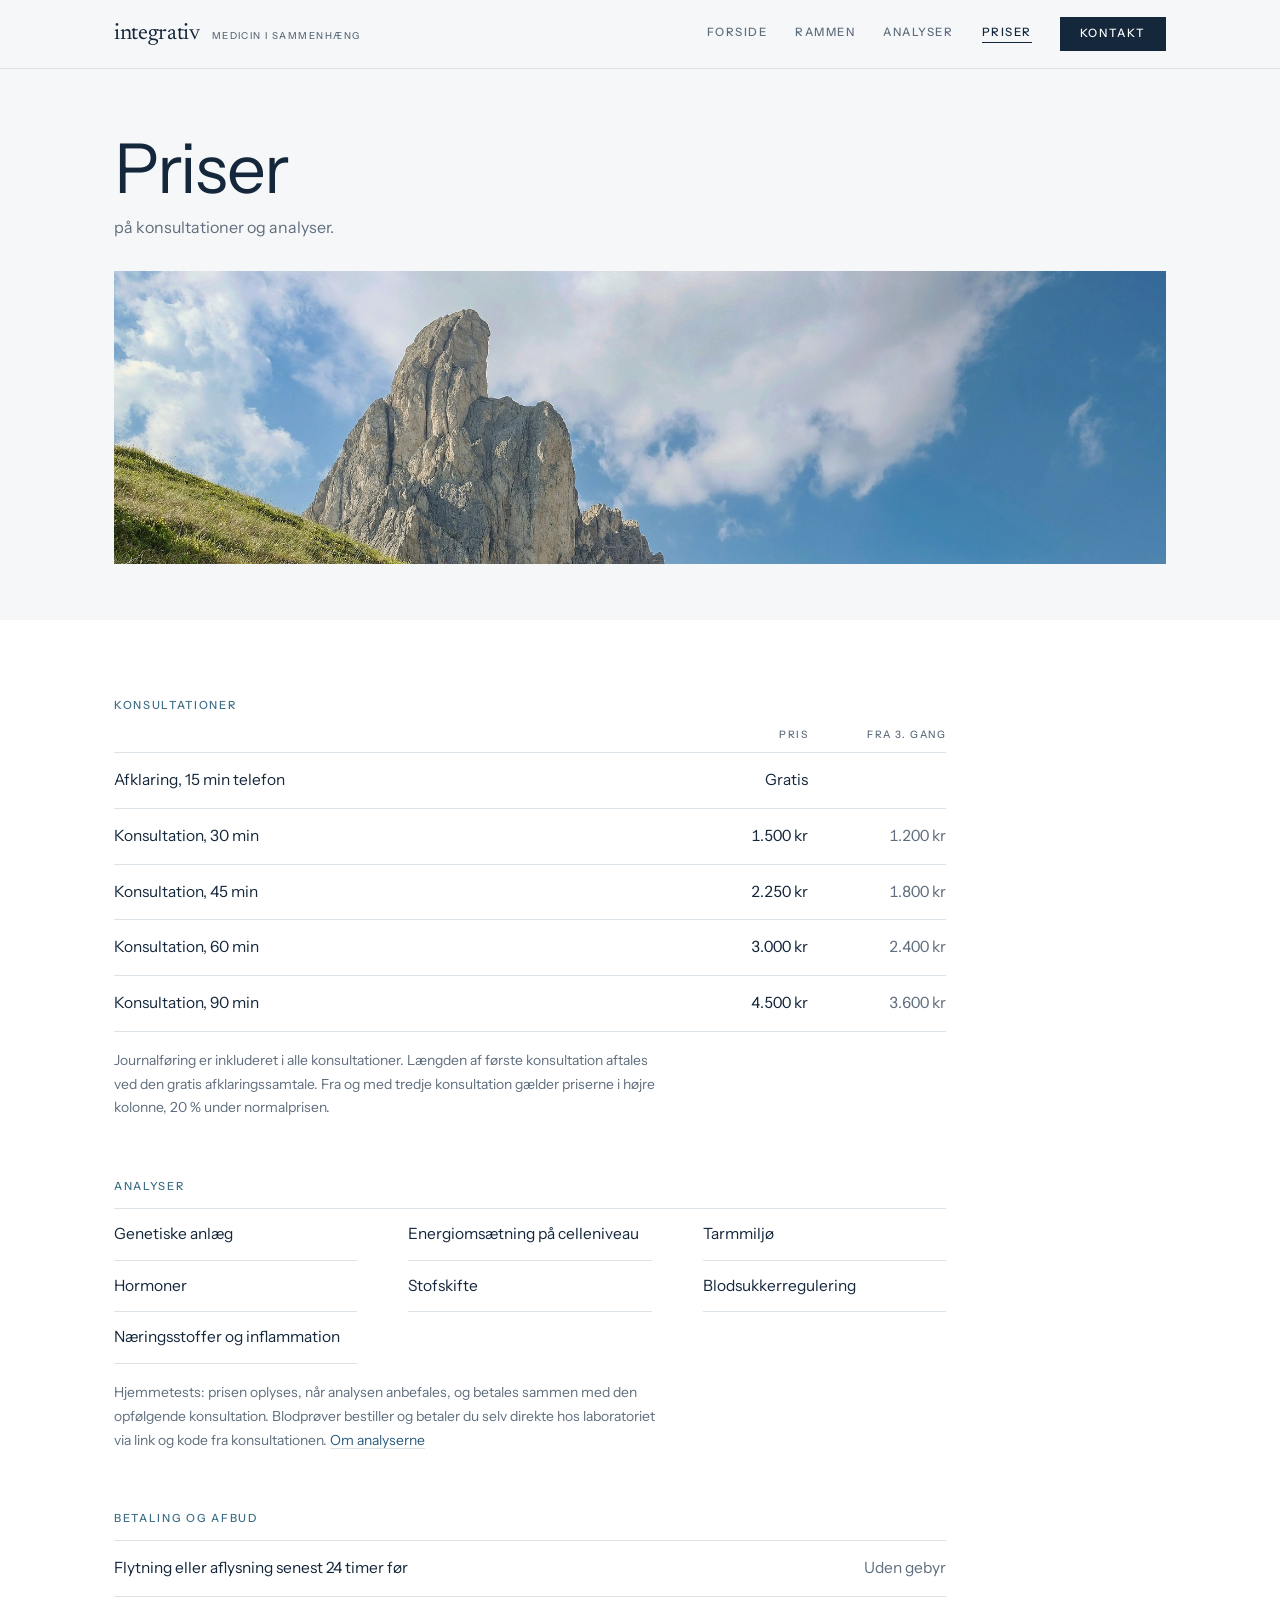
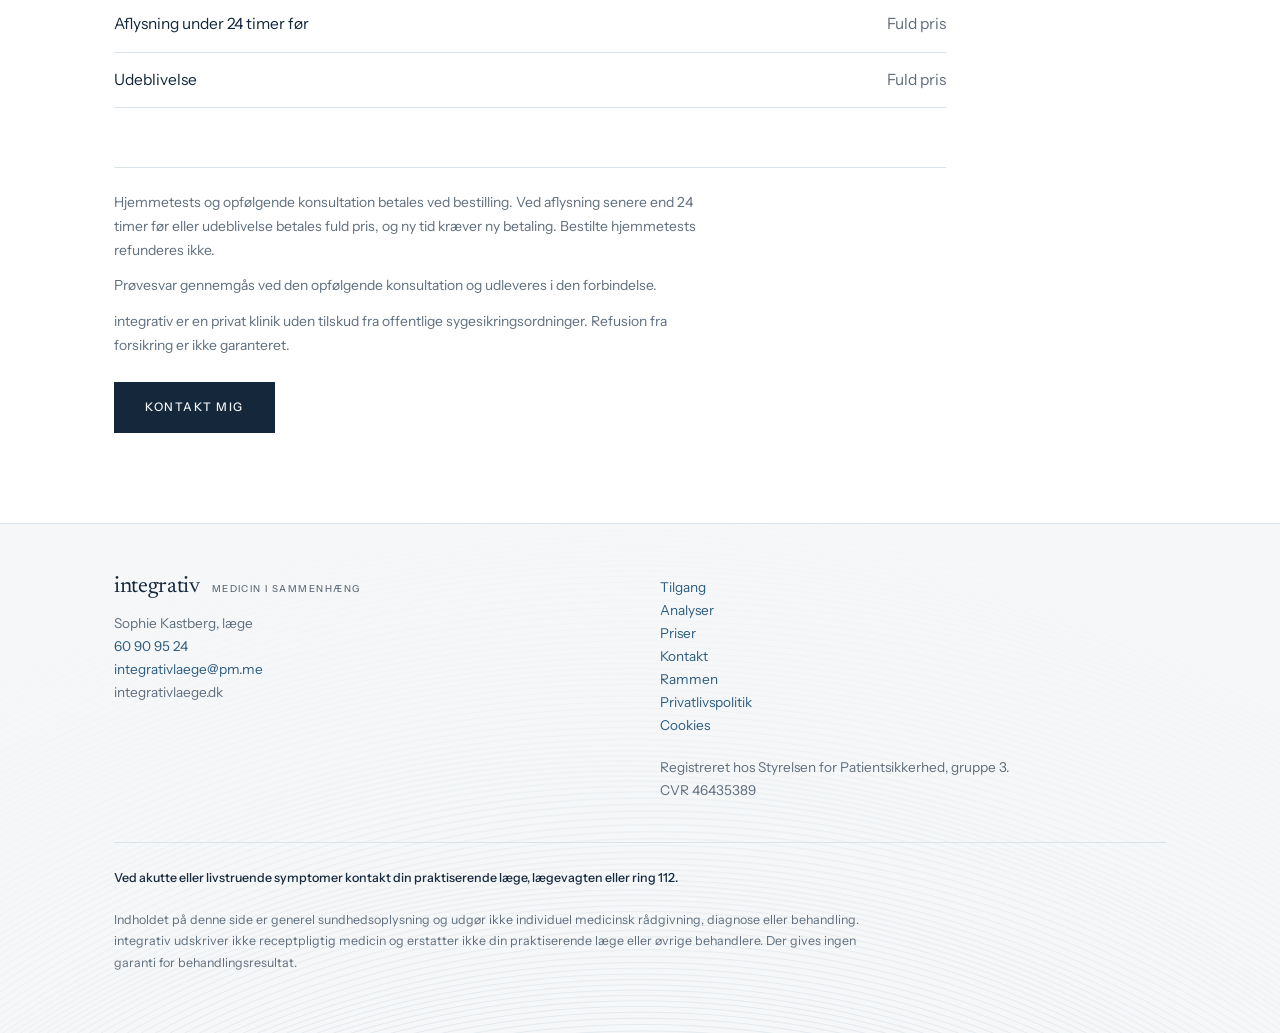
<file: priser.html>
<!DOCTYPE html>
<html lang="da">
<head>
<meta charset="utf-8">
<meta name="viewport" content="width=device-width, initial-scale=1">
<title>Priser · integrativ</title>
<meta name="description" content="Priser på konsultationer og analyser hos integrativ.">
<meta property="og:title" content="Priser · integrativ">
<meta property="og:description" content="Priser på konsultationer og analyser hos integrativ.">
<meta property="og:type" content="website">

<link rel="stylesheet" href="assets/style.css">
</head>
<body>
<header class="site-head">
  <div class="wrap bar">
    <a class="brand" href="index.html"><b>integrativ</b><span>Medicin i sammenhæng</span></a>
    <button class="burger" type="button" aria-expanded="false"><span></span>Menu</button>
    <nav class="nav" aria-label="Hovedmenu">
        <a href="index.html">Forside</a>
        <a href="rammen.html">Rammen</a>
        <a href="analyser.html">Analyser</a>
        <a href="priser.html" aria-current="page">Priser</a>

        <a class="btn-book" href="kontakt.html">Kontakt</a>
    </nav>
  </div>
  <div class="mnav">
      <a href="index.html">Forside</a>
      <a href="rammen.html">Rammen</a>
      <a href="analyser.html">Analyser</a>
      <a href="priser.html" aria-current="page">Priser</a>

      <a class="btn-book" href="kontakt.html">Kontakt</a>
  </div>
</header>
<main id="top">
<section class="phead">
  <div class="wrap">
    <h1 class="h1--page">Priser</h1>
    <p class="lead">på konsultationer og analyser.</p>
  </div>
</section>
<div class="wrap band"><div class="img"><img src="images/rammen-klippe.jpg" alt="Klippevæg over en græsklædt skråning med alperoser"></div></div>

<section class="bg-white" style="padding-top:clamp(46px,6vw,84px);padding-bottom:clamp(52px,7vw,100px)">
  <div class="wrap">
    <div class="block">
      <h2 class="label">Konsultationer</h2>
      <div class="ptable">
        <div class="prow prow--head"><span></span><span>Pris</span><span>Fra 3. gang</span></div>
        <div class="prow"><span>Afklaring, 15 min telefon</span><span class="num">Gratis</span><span class="num soft"></span></div>
        <div class="prow"><span>Konsultation, 30 min</span><span class="num">1.500 kr</span><span class="num soft">1.200 kr</span></div>
        <div class="prow"><span>Konsultation, 45 min</span><span class="num">2.250 kr</span><span class="num soft">1.800 kr</span></div>
        <div class="prow"><span>Konsultation, 60 min</span><span class="num">3.000 kr</span><span class="num soft">2.400 kr</span></div>
        <div class="prow"><span>Konsultation, 90 min</span><span class="num">4.500 kr</span><span class="num soft">3.600 kr</span></div>
      </div>
      <p class="small mt-s" style="max-width:40em">Journalføring er inkluderet i alle konsultationer. Længden af første konsultation aftales ved den gratis afklaringssamtale. Fra og med tredje konsultation gælder priserne i højre kolonne, 20 % under normalprisen.</p>
    </div>

    <div class="block">
      <h2 class="label">Analyser</h2>
      <ul class="grid-list">
        <li>Genetiske anlæg</li><li>Energiomsætning på celleniveau</li><li>Tarmmiljø</li><li>Hormoner</li><li>Stofskifte</li><li>Blodsukkerregulering</li><li>Næringsstoffer og inflammation</li>
      </ul>
      <p class="small mt-s" style="max-width:40em">Hjemmetests: prisen oplyses, når analysen anbefales, og betales sammen med den opfølgende konsultation. Blodprøver bestiller og betaler du selv direkte hos laboratoriet via link og kode fra konsultationen. <a class="inline-link" href="analyser.html">Om analyserne</a></p>
    </div>

    <div class="block">
      <h2 class="label">Betaling og afbud</h2>
      <div class="kv">
        <div><span>Flytning eller aflysning senest 24 timer før</span><span>Uden gebyr</span></div>
        <div><span>Aflysning under 24 timer før</span><span>Fuld pris</span></div>
        <div><span>Udeblivelse</span><span>Fuld pris</span></div>
      </div>
    </div>
    <div style="border-top:1px solid var(--line);padding-top:22px;max-width:52em">
      <p class="small" style="margin-bottom:12px">Hjemmetests og opfølgende konsultation betales ved bestilling. Ved aflysning senere end 24 timer før eller udeblivelse betales fuld pris, og ny tid kræver ny betaling. Bestilte hjemmetests refunderes ikke.</p>
      <p class="small" style="margin-bottom:12px">Prøvesvar gennemgås ved den opfølgende konsultation og udleveres i den forbindelse.</p>
      <p class="small">integrativ er en privat klinik uden tilskud fra offentlige sygesikringsordninger. Refusion fra forsikring er ikke garanteret.</p>
    </div>
    <div class="btns"><a class="btn" href="kontakt.html">Kontakt mig</a></div>
  </div>
</section>

</main>
<footer class="site-foot">
  <canvas id="relief" aria-hidden="true"></canvas>
  <div class="wrap">
    <div class="cols2">
      <div>
        <span class="brand"><b>integrativ</b><span>Medicin i sammenhæng</span></span>
        <p style="margin-top:14px">Sophie Kastberg, læge<br><a href="tel:+4560909524">60 90 95 24</a><br><a href="mailto:integrativlaege@pm.me">integrativlaege@pm.me</a><br>integrativlaege.dk</p>
      </div>
      <div>
        <ul>
          <li><a href="index.html#tilgang">Tilgang</a></li>
          <li><a href="analyser.html">Analyser</a></li>
          <li><a href="priser.html">Priser</a></li>
          <li><a href="kontakt.html">Kontakt</a></li>
          <li><a href="rammen.html">Rammen</a></li>
          <li><a href="privatliv.html">Privatlivspolitik</a></li>
          <li><a href="cookies.html">Cookies</a></li>
        </ul>
        <p style="margin-top:18px">Registreret hos Styrelsen for Patientsikkerhed, gruppe 3.<br>CVR 46435389</p>
      </div>
    </div>
    <div class="legal">
      <p><b>Ved akutte eller livstruende symptomer kontakt din praktiserende læge, lægevagten eller ring 112.</b><br><br>Indholdet på denne side er generel sundhedsoplysning og udgør ikke individuel medicinsk rådgivning, diagnose eller behandling. integrativ udskriver ikke receptpligtig medicin og erstatter ikke din praktiserende læge eller øvrige behandlere. Der gives ingen garanti for behandlingsresultat.</p>
    </div>
  </div>
</footer>
<script src="assets/site.js"></script>
</body>
</html>
</file>
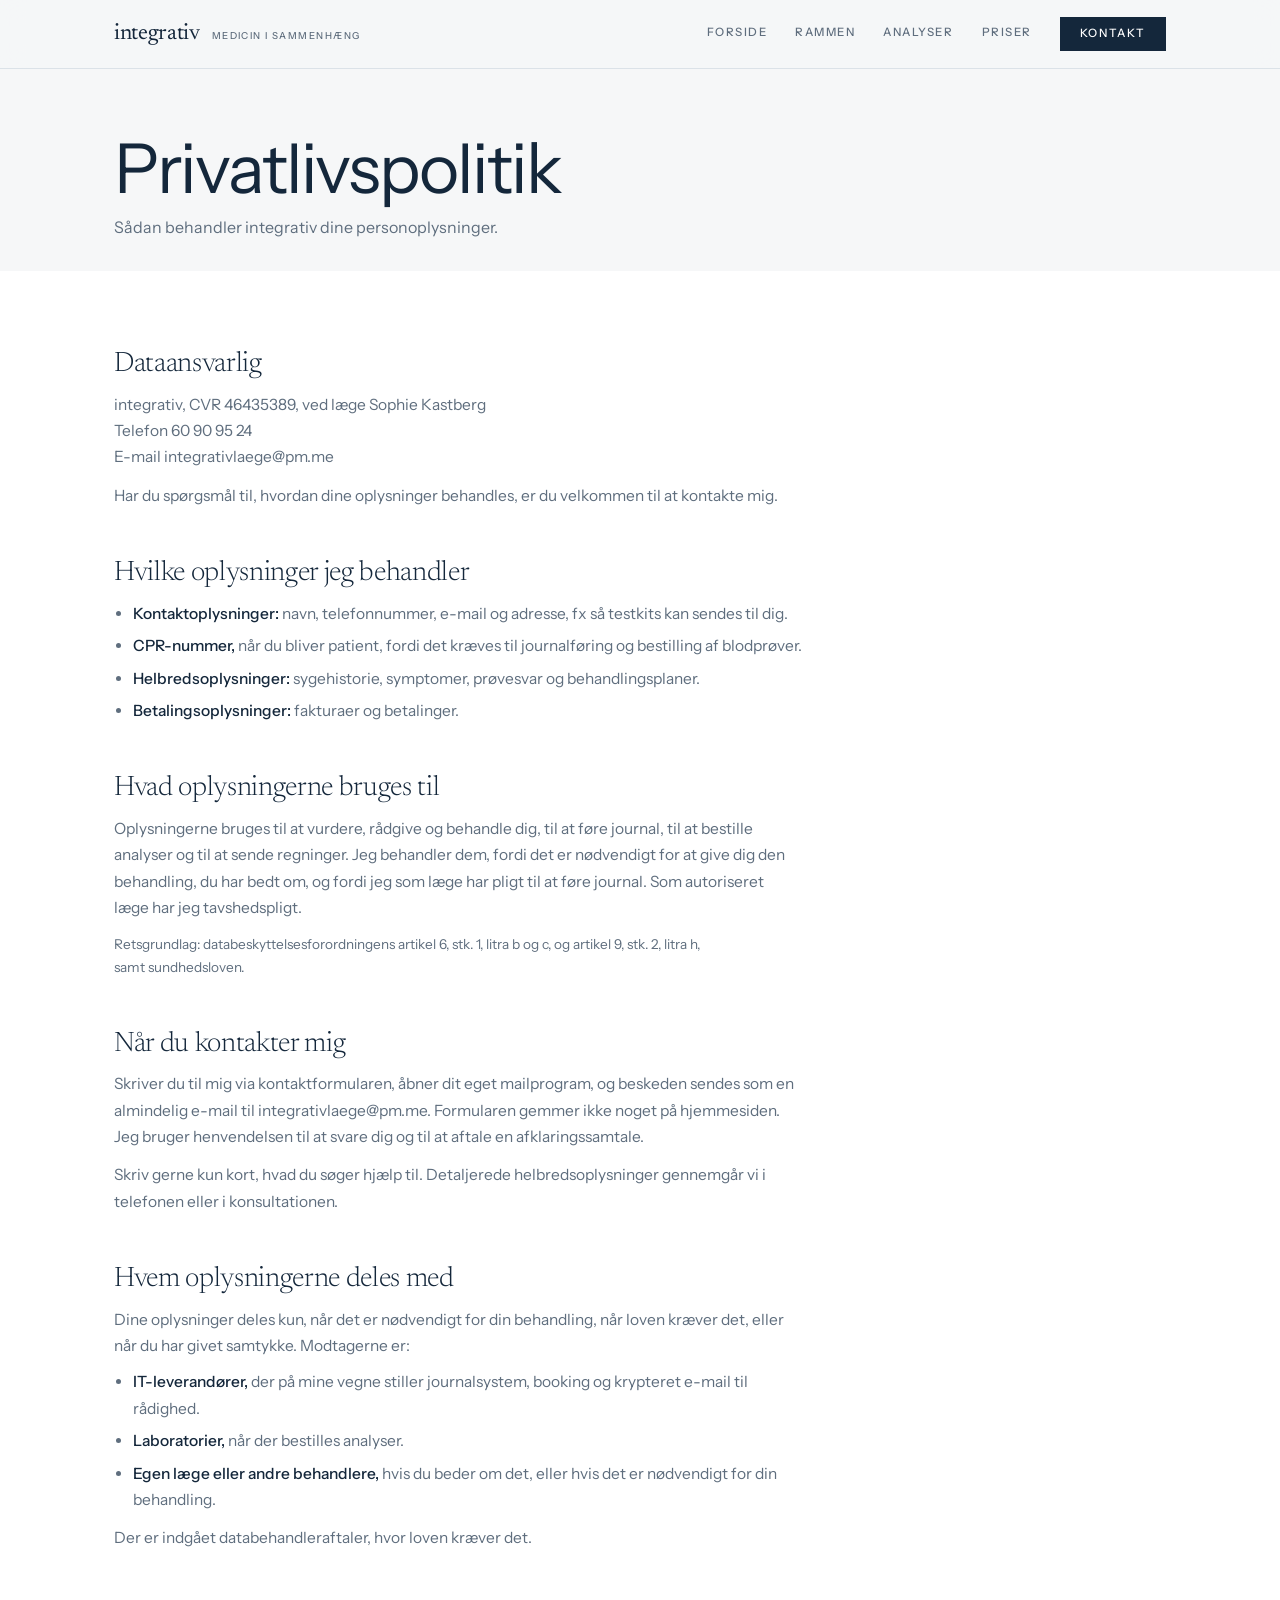
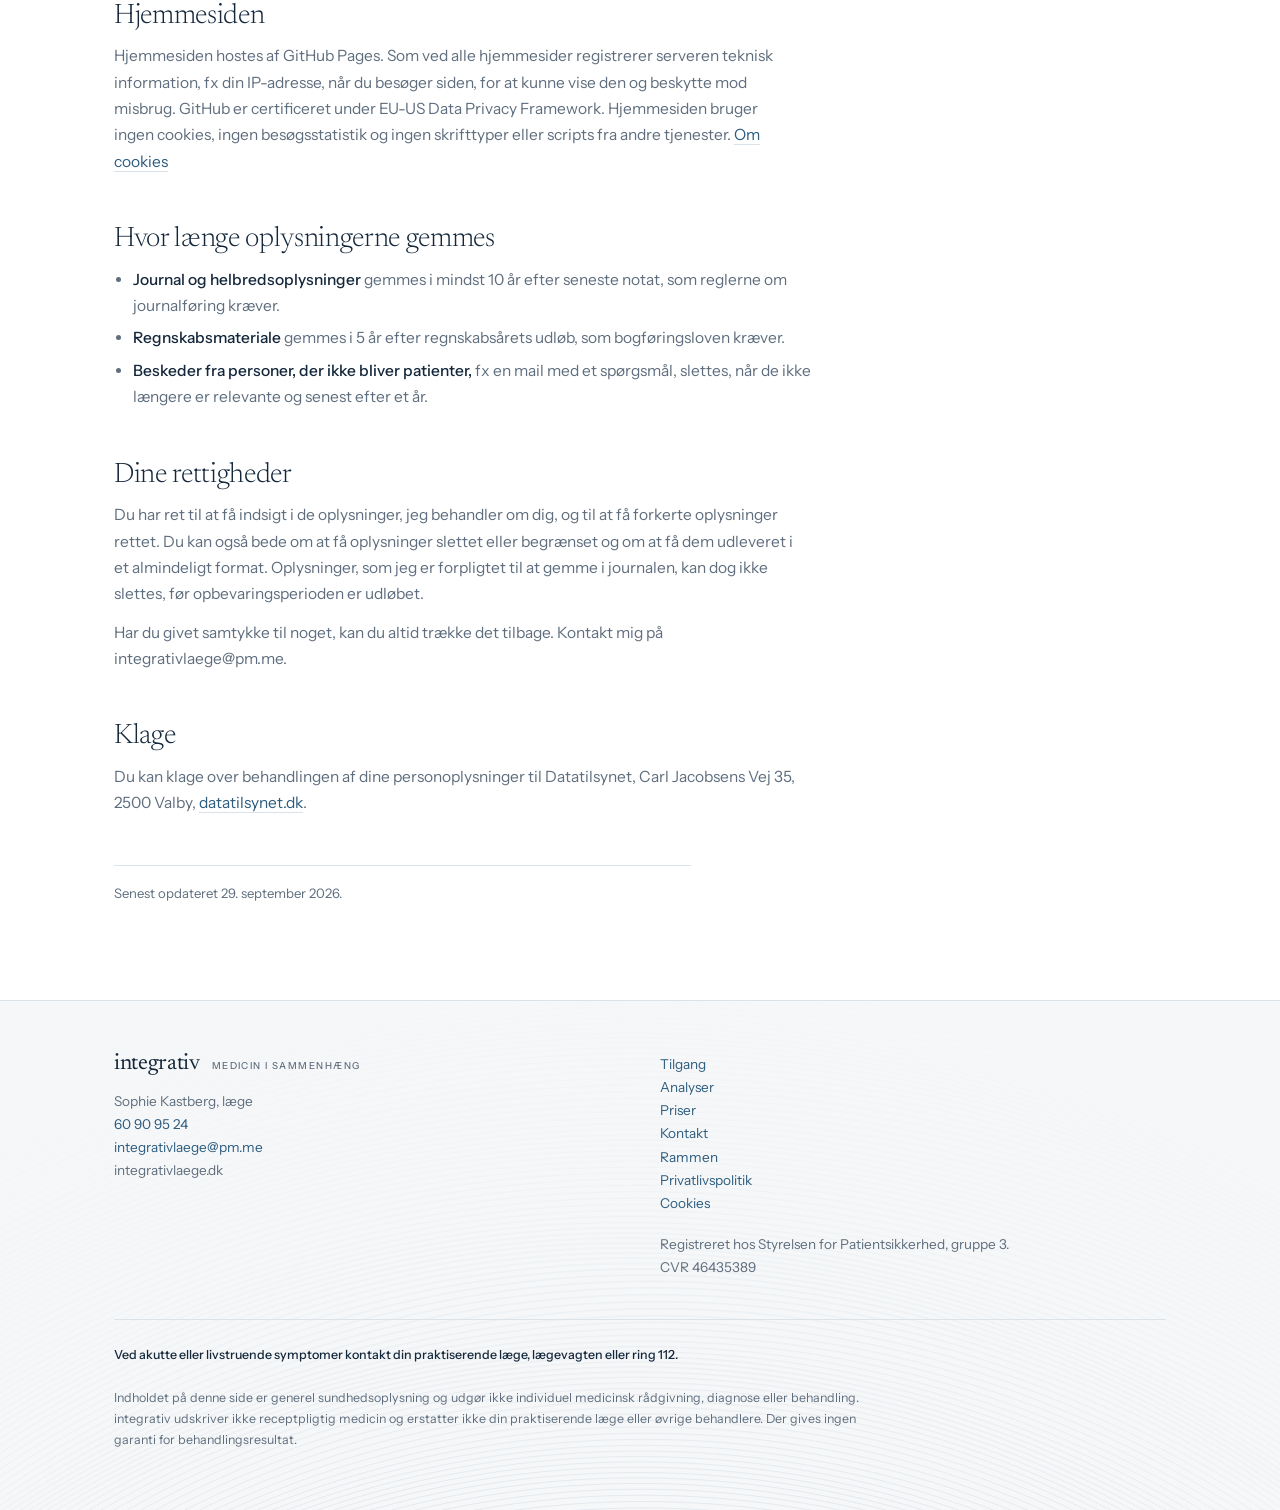
<file: privatliv.html>
<!DOCTYPE html>
<html lang="da">
<head>
<meta charset="utf-8">
<meta name="viewport" content="width=device-width, initial-scale=1">
<title>Privatlivspolitik · integrativ</title>
<meta name="description" content="Sådan behandler integrativ dine personoplysninger.">
<meta property="og:title" content="Privatlivspolitik · integrativ">
<meta property="og:description" content="Sådan behandler integrativ dine personoplysninger.">
<meta property="og:type" content="website">

<link rel="stylesheet" href="assets/style.css">
</head>
<body>
<header class="site-head">
  <div class="wrap bar">
    <a class="brand" href="index.html"><b>integrativ</b><span>Medicin i sammenhæng</span></a>
    <button class="burger" type="button" aria-expanded="false"><span></span>Menu</button>
    <nav class="nav" aria-label="Hovedmenu">
        <a href="index.html">Forside</a>
        <a href="rammen.html">Rammen</a>
        <a href="analyser.html">Analyser</a>
        <a href="priser.html">Priser</a>

        <a class="btn-book" href="kontakt.html">Kontakt</a>
    </nav>
  </div>
  <div class="mnav">
      <a href="index.html">Forside</a>
      <a href="rammen.html">Rammen</a>
      <a href="analyser.html">Analyser</a>
      <a href="priser.html">Priser</a>

      <a class="btn-book" href="kontakt.html">Kontakt</a>
  </div>
</header>
<main id="top">
<section class="phead">
  <div class="wrap">
    <h1 class="h1--page">Privatlivspolitik</h1>
    <p class="lead">Sådan behandler integrativ dine personoplysninger.</p>
  </div>
</section>

<section class="bg-white" style="padding-top:clamp(46px,6vw,84px);padding-bottom:clamp(56px,7.5vw,104px)">
  <div class="wrap legal-page">
    <h2>Dataansvarlig</h2>
    <p>integrativ, CVR 46435389, ved læge Sophie Kastberg<br>Telefon 60 90 95 24<br>E-mail integrativlaege@pm.me</p>
    <p>Har du spørgsmål til, hvordan dine oplysninger behandles, er du velkommen til at kontakte mig.</p>

    <h2>Hvilke oplysninger jeg behandler</h2>
    <ul>
      <li><strong>Kontaktoplysninger:</strong> navn, telefonnummer, e-mail og adresse, fx så testkits kan sendes til dig.</li>
      <li><strong>CPR-nummer,</strong> når du bliver patient, fordi det kræves til journalføring og bestilling af blodprøver.</li>
      <li><strong>Helbredsoplysninger:</strong> sygehistorie, symptomer, prøvesvar og behandlingsplaner.</li>
      <li><strong>Betalingsoplysninger:</strong> fakturaer og betalinger.</li>
    </ul>

    <h2>Hvad oplysningerne bruges til</h2>
    <p>Oplysningerne bruges til at vurdere, rådgive og behandle dig, til at føre journal, til at bestille analyser og til at sende regninger. Jeg behandler dem, fordi det er nødvendigt for at give dig den behandling, du har bedt om, og fordi jeg som læge har pligt til at føre journal. Som autoriseret læge har jeg tavshedspligt.</p>
    <p style="font-size:.85rem">Retsgrundlag: databeskyttelsesforordningens artikel 6, stk. 1, litra b og c, og artikel 9, stk. 2, litra h, samt sundhedsloven.</p>

    <h2>Når du kontakter mig</h2>
    <p>Skriver du til mig via kontaktformularen, åbner dit eget mailprogram, og beskeden sendes som en almindelig e-mail til integrativlaege@pm.me. Formularen gemmer ikke noget på hjemmesiden. Jeg bruger henvendelsen til at svare dig og til at aftale en afklaringssamtale.</p>
    <p>Skriv gerne kun kort, hvad du søger hjælp til. Detaljerede helbredsoplysninger gennemgår vi i telefonen eller i konsultationen.</p>

    <h2>Hvem oplysningerne deles med</h2>
    <p>Dine oplysninger deles kun, når det er nødvendigt for din behandling, når loven kræver det, eller når du har givet samtykke. Modtagerne er:</p>
    <ul>
      <li><strong>IT-leverandører,</strong> der på mine vegne stiller journalsystem, booking og krypteret e-mail til rådighed.</li>
      <li><strong>Laboratorier,</strong> når der bestilles analyser.</li>
      <li><strong>Egen læge eller andre behandlere,</strong> hvis du beder om det, eller hvis det er nødvendigt for din behandling.</li>
    </ul>
    <p>Der er indgået databehandleraftaler, hvor loven kræver det.</p>

    <h2>Hjemmesiden</h2>
    <p>Hjemmesiden hostes af GitHub Pages. Som ved alle hjemmesider registrerer serveren teknisk information, fx din IP-adresse, når du besøger siden, for at kunne vise den og beskytte mod misbrug. GitHub er certificeret under EU-US Data Privacy Framework. Hjemmesiden bruger ingen cookies, ingen besøgsstatistik og ingen skrifttyper eller scripts fra andre tjenester. <a class="inline-link" href="cookies.html">Om cookies</a></p>

    <h2>Hvor længe oplysningerne gemmes</h2>
    <ul>
      <li><strong>Journal og helbredsoplysninger</strong> gemmes i mindst 10 år efter seneste notat, som reglerne om journalføring kræver.</li>
      <li><strong>Regnskabsmateriale</strong> gemmes i 5 år efter regnskabsårets udløb, som bogføringsloven kræver.</li>
      <li><strong>Beskeder fra personer, der ikke bliver patienter,</strong> fx en mail med et spørgsmål, slettes, når de ikke længere er relevante og senest efter et år.</li>
    </ul>

    <h2>Dine rettigheder</h2>
    <p>Du har ret til at få indsigt i de oplysninger, jeg behandler om dig, og til at få forkerte oplysninger rettet. Du kan også bede om at få oplysninger slettet eller begrænset og om at få dem udleveret i et almindeligt format. Oplysninger, som jeg er forpligtet til at gemme i journalen, kan dog ikke slettes, før opbevaringsperioden er udløbet.</p>
    <p>Har du givet samtykke til noget, kan du altid trække det tilbage. Kontakt mig på integrativlaege@pm.me.</p>

    <h2>Klage</h2>
    <p>Du kan klage over behandlingen af dine personoplysninger til Datatilsynet, Carl Jacobsens Vej 35, 2500 Valby, <a class="inline-link" href="https://www.datatilsynet.dk" target="_blank" rel="noopener">datatilsynet.dk</a>.</p>

    <p class="meta">Senest opdateret 29. september 2026.</p>
  </div>
</section>

</main>
<footer class="site-foot">
  <canvas id="relief" aria-hidden="true"></canvas>
  <div class="wrap">
    <div class="cols2">
      <div>
        <span class="brand"><b>integrativ</b><span>Medicin i sammenhæng</span></span>
        <p style="margin-top:14px">Sophie Kastberg, læge<br><a href="tel:+4560909524">60 90 95 24</a><br><a href="mailto:integrativlaege@pm.me">integrativlaege@pm.me</a><br>integrativlaege.dk</p>
      </div>
      <div>
        <ul>
          <li><a href="index.html#tilgang">Tilgang</a></li>
          <li><a href="analyser.html">Analyser</a></li>
          <li><a href="priser.html">Priser</a></li>
          <li><a href="kontakt.html">Kontakt</a></li>
          <li><a href="rammen.html">Rammen</a></li>
          <li><a href="privatliv.html">Privatlivspolitik</a></li>
          <li><a href="cookies.html">Cookies</a></li>
        </ul>
        <p style="margin-top:18px">Registreret hos Styrelsen for Patientsikkerhed, gruppe 3.<br>CVR 46435389</p>
      </div>
    </div>
    <div class="legal">
      <p><b>Ved akutte eller livstruende symptomer kontakt din praktiserende læge, lægevagten eller ring 112.</b><br><br>Indholdet på denne side er generel sundhedsoplysning og udgør ikke individuel medicinsk rådgivning, diagnose eller behandling. integrativ udskriver ikke receptpligtig medicin og erstatter ikke din praktiserende læge eller øvrige behandlere. Der gives ingen garanti for behandlingsresultat.</p>
    </div>
  </div>
</footer>
<script src="assets/site.js"></script>
</body>
</html>
</file>
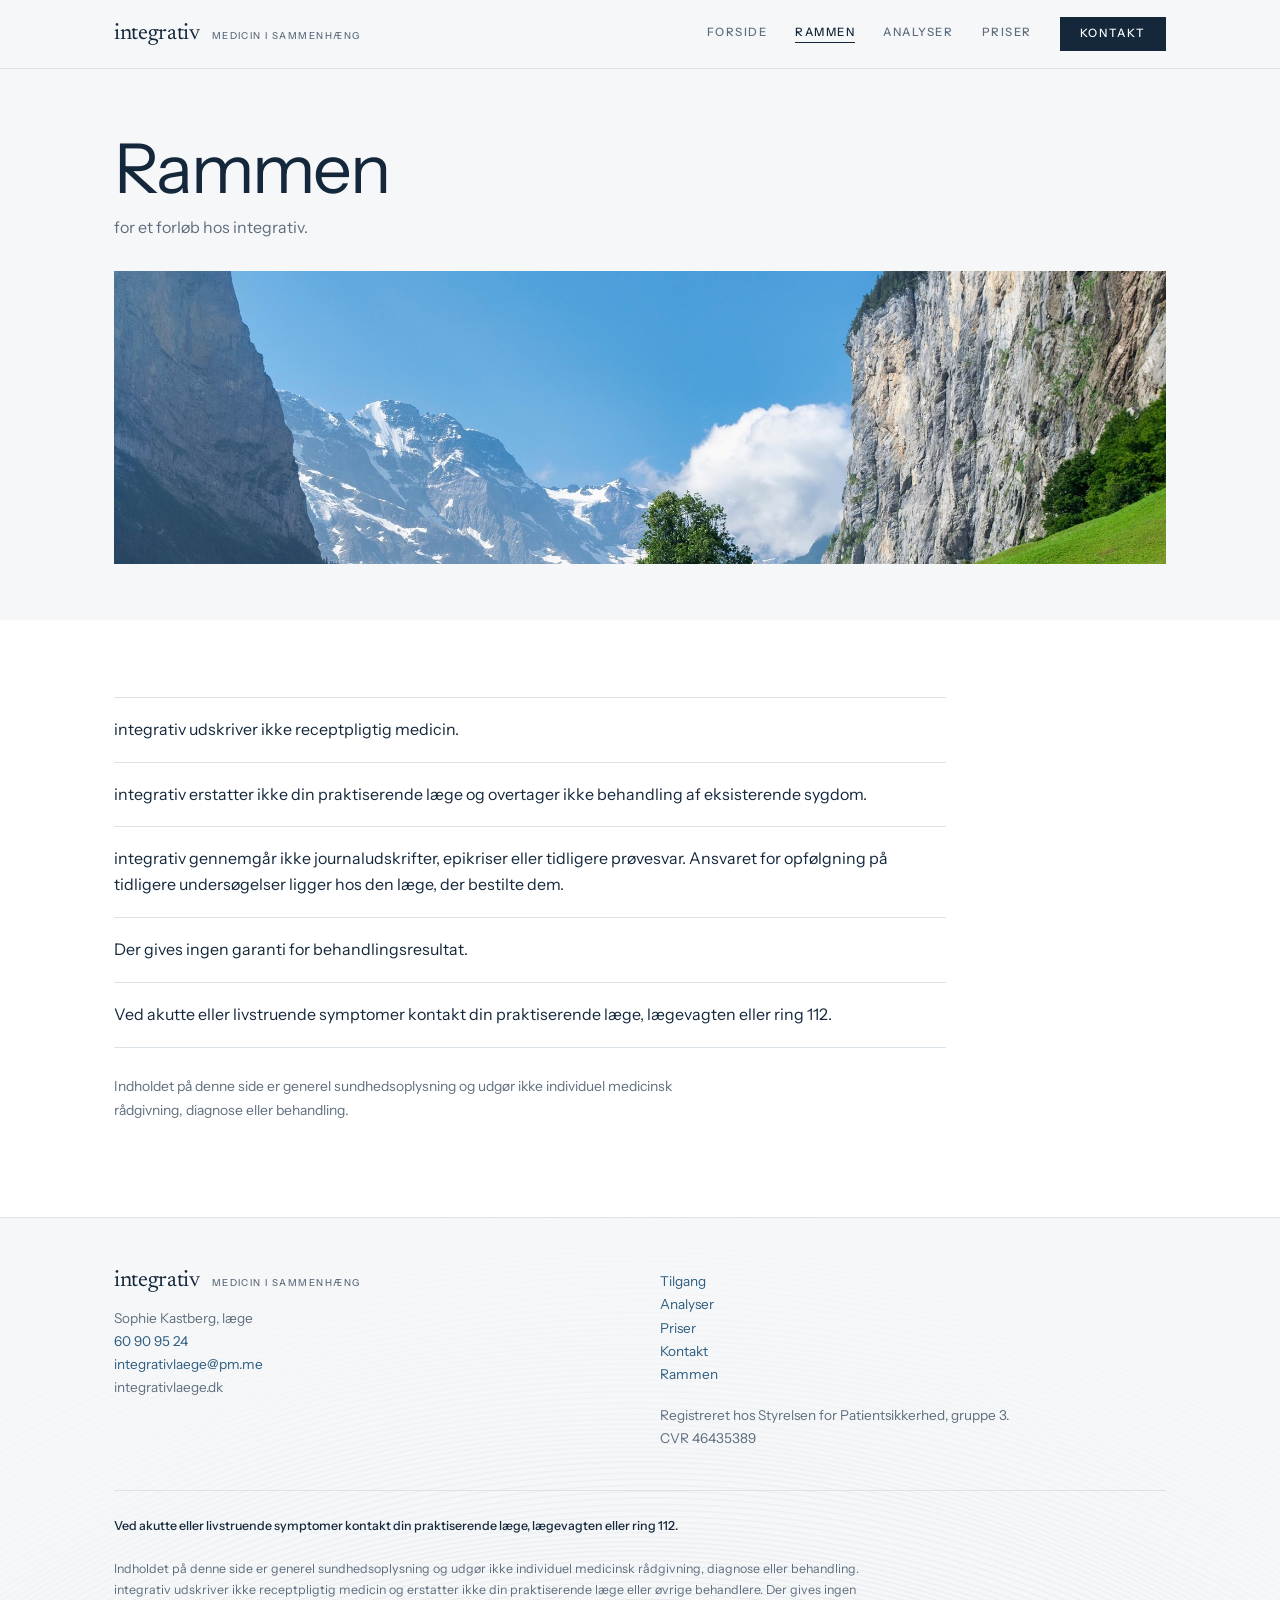
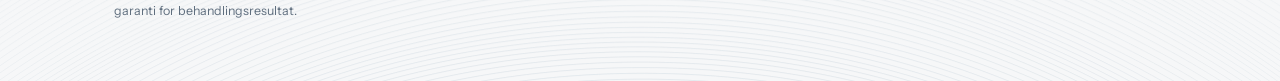
<file: rammen.html>
<!DOCTYPE html>
<html lang="da">
<head>
<meta charset="utf-8">
<meta name="viewport" content="width=device-width, initial-scale=1">
<title>Rammen · integrativ</title>
<meta name="description" content="Rammen for et forløb hos integrativ: hvad klinikken gør og ikke gør.">
<meta property="og:title" content="Rammen · integrativ">
<meta property="og:description" content="Rammen for et forløb hos integrativ: hvad klinikken gør og ikke gør.">
<meta property="og:type" content="website">

<link rel="preconnect" href="https://fonts.googleapis.com">
<link rel="preconnect" href="https://fonts.gstatic.com" crossorigin>
<link href="https://fonts.googleapis.com/css2?family=Newsreader:opsz,wght@6..72,200;6..72,300;6..72,400&amp;family=Instrument+Sans:wght@400;500&amp;display=swap" rel="stylesheet">
<link rel="stylesheet" href="assets/style.css">
</head>
<body>
<header class="site-head">
  <div class="wrap bar">
    <a class="brand" href="index.html"><b>integrativ</b><span>Medicin i sammenhæng</span></a>
    <button class="burger" type="button" aria-expanded="false"><span></span>Menu</button>
    <nav class="nav" aria-label="Hovedmenu">
        <a href="index.html">Forside</a>
        <a href="rammen.html" aria-current="page">Rammen</a>
        <a href="analyser.html">Analyser</a>
        <a href="priser.html">Priser</a>

        <a class="btn-book" href="kontakt.html">Kontakt</a>
    </nav>
  </div>
  <div class="mnav">
      <a href="index.html">Forside</a>
      <a href="rammen.html" aria-current="page">Rammen</a>
      <a href="analyser.html">Analyser</a>
      <a href="priser.html">Priser</a>

      <a class="btn-book" href="kontakt.html">Kontakt</a>
  </div>
</header>
<main id="top">
<section class="phead">
  <div class="wrap">
    <h1 class="h1--page">Rammen</h1>
    <p class="lead">for et forløb hos integrativ.</p>
  </div>
</section>
<div class="wrap band"><div class="img"><img src="images/rammen-dal2.jpg" alt="Dal mellem to klippevægge"></div></div>

<section class="bg-white" style="padding-top:clamp(46px,6vw,84px);padding-bottom:clamp(56px,7.5vw,104px)">
  <div class="wrap">
    <ul class="plain">
      <li>integrativ udskriver ikke receptpligtig medicin.</li>
      <li>integrativ erstatter ikke din praktiserende læge og overtager ikke behandling af eksisterende sygdom.</li>
      <li>integrativ gennemgår ikke journaludskrifter, epikriser eller tidligere prøvesvar. Ansvaret for opfølgning på tidligere undersøgelser ligger hos den læge, der bestilte dem.</li>
      <li>Der gives ingen garanti for behandlingsresultat.</li>
      <li>Ved akutte eller livstruende symptomer kontakt din praktiserende læge, lægevagten eller ring 112.</li>
    </ul>
    <p class="small" style="margin-top:26px">Indholdet på denne side er generel sundhedsoplysning og udgør ikke individuel medicinsk rådgivning, diagnose eller behandling.</p>
  </div>
</section>

</main>
<footer class="site-foot">
  <canvas id="relief" aria-hidden="true"></canvas>
  <div class="wrap">
    <div class="cols2">
      <div>
        <span class="brand"><b>integrativ</b><span>Medicin i sammenhæng</span></span>
        <p style="margin-top:14px">Sophie Kastberg, læge<br><a href="tel:+4560909524">60 90 95 24</a><br><a href="mailto:integrativlaege@pm.me">integrativlaege@pm.me</a><br>integrativlaege.dk</p>
      </div>
      <div>
        <ul>
          <li><a href="index.html#tilgang">Tilgang</a></li>
          <li><a href="analyser.html">Analyser</a></li>
          <li><a href="priser.html">Priser</a></li>
          <li><a href="kontakt.html">Kontakt</a></li>
          <li><a href="rammen.html">Rammen</a></li>
        </ul>
        <p style="margin-top:18px">Registreret hos Styrelsen for Patientsikkerhed, gruppe 3.<br>CVR 46435389</p>
      </div>
    </div>
    <div class="legal">
      <p><b>Ved akutte eller livstruende symptomer kontakt din praktiserende læge, lægevagten eller ring 112.</b><br><br>Indholdet på denne side er generel sundhedsoplysning og udgør ikke individuel medicinsk rådgivning, diagnose eller behandling. integrativ udskriver ikke receptpligtig medicin og erstatter ikke din praktiserende læge eller øvrige behandlere. Der gives ingen garanti for behandlingsresultat.</p>
    </div>
  </div>
</footer>
<script src="assets/site.js"></script>
</body>
</html>
</file>
<file: assets/style.css>
/* skrifttyper hostes på siden selv (ingen forbindelse til Google) */
@font-face{font-family:"Newsreader";src:url(fonts/newsreader-latin-opsz-normal.woff2) format("woff2");font-weight:200 800;font-display:swap;unicode-range:U+0000-00FF,U+0131,U+0152-0153,U+02BB-02BC,U+02C6,U+02DA,U+02DC,U+2000-206F,U+2074,U+20AC,U+2122,U+2191,U+2193,U+2212,U+2215,U+FEFF,U+FFFD}
@font-face{font-family:"Newsreader";src:url(fonts/newsreader-latin-ext-opsz-normal.woff2) format("woff2");font-weight:200 800;font-display:swap;unicode-range:U+0100-02AF,U+1E00-1EFF,U+2020,U+20A0-20AB,U+20AD-20CF,U+2113,U+2C60-2C7F,U+A720-A7FF}
@font-face{font-family:"Instrument Sans";src:url(fonts/instrument-sans-latin-400-normal.woff2) format("woff2");font-weight:400;font-display:swap}
@font-face{font-family:"Instrument Sans";src:url(fonts/instrument-sans-latin-500-normal.woff2) format("woff2");font-weight:500;font-display:swap}
/* integrativ · fælles stylesheet */
:root{
  --ink:#14273B; --soft:#5F6E7E; --accent:#2C5C7F; --warm:#3E6E86; --deep:#12304A;
  --paper:#F6F7F8; --white:#FFFFFF; --tint:#E9EEF2; --line:#DBE2E8;
  --serif:'Newsreader',Georgia,serif;
  --sans:"Instrument Sans",-apple-system,BlinkMacSystemFont,sans-serif;
  --gut:clamp(20px,5vw,72px);
}
*{box-sizing:border-box}
html{scroll-behavior:smooth}
@media(prefers-reduced-motion:reduce){html{scroll-behavior:auto}}
body{margin:0;background:var(--paper);color:var(--ink);font-family:var(--sans);font-size:16px;line-height:1.6;-webkit-font-smoothing:antialiased}
a{color:var(--accent);text-decoration:none}
a:focus-visible,button:focus-visible,summary:focus-visible{outline:2px solid var(--accent);outline-offset:3px}
img{max-width:100%}
summary::-webkit-details-marker{display:none}
summary::marker{content:""}
p{margin:0}

.wrap{max-width:1180px;margin:0 auto;padding-left:var(--gut);padding-right:var(--gut)}
.sec{padding-top:clamp(64px,8vw,112px);padding-bottom:clamp(64px,8vw,112px)}
.sec--sm{padding-top:clamp(46px,6vw,84px);padding-bottom:clamp(52px,7vw,100px)}
.bg-paper{background:var(--paper)} .bg-white{background:var(--white)} .bg-tint{background:var(--tint)}
.bg-deep{background:var(--deep);color:#fff}

/* typografi */
.eyebrow{display:block;margin-bottom:15px;font-size:.66rem;font-weight:500;text-transform:uppercase;letter-spacing:.17em;color:var(--accent)}
.bg-deep .eyebrow{color:rgba(255,255,255,.62)}
.h1{font-family:var(--serif);font-weight:200;font-size:clamp(2.9rem,9vw,6.6rem);line-height:.94;letter-spacing:-.035em;max-width:11ch;margin:26px 0 0}
.h1--page{font-weight:200;letter-spacing:-.03em;line-height:1.02;font-size:clamp(2.3rem,6vw,4.3rem);max-width:18ch;margin:0}
.h2{font-family:var(--serif);font-weight:300;letter-spacing:-.018em;line-height:1.08;font-size:clamp(1.7rem,3.2vw,2.7rem);max-width:24ch;margin:0}
.h3{font-family:var(--serif);font-weight:300;letter-spacing:-.015em;line-height:1.15;font-size:clamp(1.35rem,2.4vw,1.8rem);margin:0}
.label{font-size:.7rem;font-weight:500;text-transform:uppercase;letter-spacing:.15em;color:var(--warm);margin:0;font-family:var(--sans)}
.txt{color:var(--soft);max-width:36em;text-wrap:pretty}
.txt + .txt{margin-top:14px}
.lead{color:var(--soft);max-width:34em;margin-top:clamp(8px,1vw,12px)}
.bg-deep .txt,.bg-deep .lead{color:rgba(255,255,255,.74)}
.quote{font-family:var(--serif);font-weight:300;font-size:clamp(1.25rem,2.2vw,1.6rem);line-height:1.3;letter-spacing:-.012em;color:var(--ink);max-width:28em;margin:clamp(30px,3.6vw,44px) 0 0;text-wrap:pretty}
.small{font-size:.87rem;line-height:1.7;color:var(--soft);max-width:44em}
.mt-s{margin-top:16px}.mt-m{margin-top:24px}.mt-l{margin-top:clamp(40px,5vw,64px)}
.head{margin-bottom:clamp(30px,4vw,54px)}
.head .txt{margin-top:16px}

/* header */
.site-head{position:sticky;top:0;z-index:50;background:rgba(246,247,248,.9);backdrop-filter:saturate(180%) blur(12px);-webkit-backdrop-filter:saturate(180%) blur(12px);border-bottom:1px solid var(--line)}
.site-head .bar{display:flex;flex-wrap:wrap;align-items:center;justify-content:space-between;gap:10px 24px;padding-top:17px;padding-bottom:17px}
.brand{display:flex;flex-wrap:wrap;align-items:baseline;gap:4px 12px;color:var(--ink)}
.brand b{font-family:var(--serif);font-weight:400;font-size:1.4rem;letter-spacing:-.015em;line-height:1}
.brand span{font-size:.6rem;font-weight:500;text-transform:uppercase;letter-spacing:.15em;line-height:1.3;white-space:nowrap;color:var(--soft)}
.nav{display:flex;flex-wrap:wrap;align-items:center;justify-content:flex-end;gap:10px clamp(14px,2.2vw,30px);white-space:nowrap}
.nav a,.lang{display:inline-block;line-height:1.4;font-size:.72rem;font-weight:500;text-transform:uppercase;letter-spacing:.13em;padding-bottom:2px;color:var(--soft);border-bottom:1px solid transparent;transition:color .2s,border-color .2s}
.nav a:hover,.nav a[aria-current="page"]{color:var(--ink);border-bottom-color:var(--ink)}
.lang{display:flex;align-items:center;gap:7px;padding:0;border:0}
.lang i{color:var(--line);font-style:normal}
.lang .on{color:var(--ink);border-bottom:1px solid var(--ink)}
.nav a.btn-book{color:var(--paper);background:var(--ink);padding:9px 18px;border:0;transition:opacity .2s}
.nav a.btn-book:hover{opacity:.82;color:var(--paper)}
.burger{display:none;align-items:center;gap:9px;background:none;border:0;padding:8px 0;margin:0;cursor:pointer;font-family:inherit;font-size:.72rem;font-weight:500;text-transform:uppercase;letter-spacing:.13em;color:var(--ink)}
.burger span{display:block;width:20px;height:9px;border-top:1px solid var(--ink);border-bottom:1px solid var(--ink)}
.mnav{display:none;border-top:1px solid var(--line);background:var(--paper);padding:8px var(--gut) 20px}
.mnav a{display:block;padding:12px 0;border-bottom:1px solid var(--line);font-size:.78rem;font-weight:500;text-transform:uppercase;letter-spacing:.13em;color:var(--ink)}
.mnav .lang{padding:14px 0;font-size:.78rem}
.mnav a.btn-book{margin-top:16px;text-align:center;padding:14px 0;background:var(--ink);color:var(--paper);border:0}
.mnav .lang a{border:0;padding:0;color:var(--soft)}
@media(max-width:819px){
  .nav{display:none}
  .burger{display:inline-flex}
  .site-head.open .mnav{display:block}
}

/* hero */
.hero{position:relative;overflow:hidden;min-height:86vh;display:flex;align-items:flex-end;padding-top:clamp(44px,5vw,72px);padding-bottom:clamp(36px,4.6vw,64px)}
.hero .bgfield{position:absolute;inset:0;z-index:0;pointer-events:none;overflow:hidden}
.hero .bgfield .wrap{position:relative;height:100%}
#field{position:absolute;top:50%;right:-150px;transform:translateY(-50%);-webkit-mask-image:radial-gradient(closest-side,#000 52%,transparent 100%);mask-image:radial-gradient(closest-side,#000 52%,transparent 100%)}
.hero .inner{position:relative;z-index:1;width:100%}
.hero .eyebrow{margin:0}
.hero .intro{margin:clamp(26px,3.4vw,40px) 0 0;font-size:.98rem;color:var(--soft);max-width:27em;line-height:1.55}
.arrow{display:inline-flex;align-items:center;gap:10px;margin-top:clamp(24px,3vw,34px);font-size:.72rem;font-weight:500;text-transform:uppercase;letter-spacing:.14em;color:var(--ink)}
.arrow i{display:block;width:26px;height:1px;background:var(--warm);transition:width .3s ease}
.arrow:hover i{width:44px}
.arrow--hero{margin-top:clamp(30px,3.6vw,46px);letter-spacing:.15em}
.arrow--hero i{width:38px}.arrow--hero:hover i{width:58px}
.bg-deep .arrow{color:#fff}.bg-deep .arrow i{background:rgba(255,255,255,.6)}
.phead{position:relative;padding-top:clamp(44px,5vw,72px);padding-bottom:clamp(20px,2.4vw,34px)}
.phead .eyebrow{margin-bottom:18px}
.band{padding-bottom:clamp(34px,4.4vw,60px)}
.band .img{position:relative;width:100%;aspect-ratio:3.6/1;min-height:150px;max-height:330px;overflow:hidden}
.band img{position:absolute;inset:0;width:100%;height:100%;object-fit:cover;display:block}

/* om */
.about{display:flex;flex-wrap:wrap;gap:clamp(32px,5vw,72px);align-items:flex-start}
.about .pic{flex:0 1 220px;min-width:0;max-width:240px;width:100%}
.about .frame{width:100%;aspect-ratio:4/5;background:var(--white);border:1px solid var(--line);overflow:hidden}
.about .frame img{display:block;width:100%;height:100%;object-fit:cover;object-position:50% 22%}
.about .cred{margin-top:16px;display:flex;flex-direction:column;gap:3px;font-size:.8rem;line-height:1.45;color:var(--soft)}
.about .body{flex:1 1 340px;min-width:0;max-width:36em}
.about .body .txt:first-of-type{margin-top:24px}

/* rækker: label + tekst */
.rows{list-style:none;margin:24px 0 0;padding:0;border-top:1px solid var(--line);max-width:52em}
.rows li{display:flex;flex-wrap:wrap;gap:6px clamp(24px,4vw,56px);padding:clamp(17px,2.2vw,22px) 0;border-bottom:1px solid var(--line)}
.rows .k{flex:0 1 220px;font-family:var(--serif);font-weight:300;font-size:clamp(1.2rem,2.2vw,1.5rem);letter-spacing:-.015em;line-height:1.2;color:var(--ink)}
.rows .v{flex:1 1 300px;min-width:0;color:var(--soft);font-size:.96rem;margin:0;max-width:34em}
.rows--wide .k{flex-basis:240px}

/* simple lister */
.plain{list-style:none;margin:0;padding:0;border-top:1px solid var(--line);max-width:52em}
.plain li{font-size:1rem;line-height:1.62;color:var(--ink);padding:19px 0;border-bottom:1px solid var(--line)}
.plain--s li{font-size:.95rem;line-height:1.55;padding:11px 0}
.grid-list{list-style:none;margin:12px 0 0;padding:0;border-top:1px solid var(--line);max-width:52em;display:grid;grid-template-columns:repeat(auto-fit,minmax(220px,1fr));gap:0 clamp(24px,4vw,56px)}
.grid-list li{color:var(--ink);font-size:.97rem;padding:13px 0;border-bottom:1px solid var(--line)}

/* trin (accordion) */
.steps{border-top:1px solid var(--line)}
.steps details{display:block;border-bottom:1px solid var(--line)}
.steps summary{display:flex;gap:clamp(16px,3vw,36px);padding:clamp(20px,2.6vw,28px) 0;align-items:baseline;cursor:pointer;list-style:none;-webkit-appearance:none}
.steps .n{flex:0 0 22px;font-family:var(--serif);font-weight:200;font-size:1.4rem;color:var(--warm);line-height:1}
.steps .t{flex:1 1 auto;min-width:0;display:block}
.steps .t b{display:block;font-family:var(--serif);font-weight:300;font-size:clamp(1.25rem,2.2vw,1.6rem);letter-spacing:-.015em;line-height:1.15;color:var(--ink)}
.steps .t em{display:block;font-style:normal;color:var(--soft);max-width:44em;font-size:.97rem;margin-top:8px}
.steps .tag{flex:0 0 auto;font-size:.64rem;font-weight:500;text-transform:uppercase;letter-spacing:.14em;color:var(--accent);white-space:nowrap;padding-top:6px}
.steps details[open] .tag{color:var(--soft)}
.steps .body{padding:0 0 clamp(22px,2.6vw,30px);margin-left:calc(22px + clamp(16px,3vw,36px))}
.steps .body .plain{max-width:46em}
.steps .body .small{margin-top:16px;font-size:.89rem}
.steps .when{display:block;font-size:.64rem;font-weight:500;text-transform:uppercase;letter-spacing:.14em;color:var(--warm);margin-bottom:6px}

/* prisrækker */
.ptable{margin-top:12px;max-width:52em}
.prow{display:grid;grid-template-columns:minmax(0,1fr) minmax(4.2em,7.5em) minmax(4.2em,7.5em);gap:4px 18px;padding:15px 0;border-bottom:1px solid var(--line);align-items:baseline}
.prow--head{padding:0 0 9px}
.prow.prow--head span{font-size:.64rem;font-weight:500;text-transform:uppercase;letter-spacing:.14em;color:var(--soft);text-align:right}
.prow span{color:var(--ink);font-size:.97rem}
.prow .num{white-space:nowrap;font-variant-numeric:tabular-nums;text-align:right}
.prow .num.soft{color:var(--soft)}
.kv{margin-top:12px;border-top:1px solid var(--line);max-width:52em}
.kv > div{display:flex;flex-wrap:wrap;justify-content:space-between;align-items:baseline;gap:4px 24px;padding:15px 0;border-bottom:1px solid var(--line)}
.kv span{color:var(--ink);font-size:.97rem}
.kv span + span{color:var(--soft);white-space:nowrap}
.kv a{border-bottom:1px solid var(--line)}
.block{margin-bottom:clamp(38px,4.6vw,62px)}

/* knapper */
.btn{display:inline-block;font-size:.74rem;font-weight:500;text-transform:uppercase;letter-spacing:.13em;padding:15px 30px;border:1px solid var(--ink);background:var(--ink);color:var(--paper);transition:opacity .2s}
.btn:hover{opacity:.82}
.btn--ghost{background:transparent;color:var(--ink)}
.bg-deep .btn{background:#fff;color:var(--deep);border-color:#fff}
.btns{display:flex;flex-wrap:wrap;gap:13px;margin-top:26px}
.inline-link{color:var(--accent);border-bottom:1px solid var(--line)}

/* søjler */
.pillars{display:grid;grid-template-columns:repeat(auto-fit,minmax(220px,1fr));gap:0;border-top:1px solid var(--line);margin-top:8px}
.pillar{padding:clamp(22px,2.6vw,30px) clamp(0px,2vw,28px) clamp(22px,2.6vw,30px) 0;border-bottom:1px solid var(--line)}
@media(min-width:960px){.pillar + .pillar{padding-left:clamp(16px,2vw,28px);border-left:1px solid var(--line)}}
.pillar .n{font-family:var(--serif);font-weight:200;font-size:1.4rem;color:var(--warm);line-height:1}
.pillar h3{font-family:var(--serif);font-weight:300;font-size:clamp(1.3rem,2.2vw,1.6rem);letter-spacing:-.015em;line-height:1.15;margin:14px 0 0}
.pillar p{color:var(--soft);font-size:.95rem;margin-top:10px}

/* niveauer */
.levels{display:grid;grid-template-columns:repeat(auto-fit,minmax(260px,1fr));gap:clamp(16px,2vw,24px);margin-top:8px}
.level{background:var(--white);border:1px solid var(--line);padding:clamp(24px,2.8vw,34px);display:flex;flex-direction:column}
.level.feat{border-color:var(--ink)}
.level .meta{font-size:.64rem;font-weight:500;text-transform:uppercase;letter-spacing:.14em;color:var(--warm)}
.level h3{font-family:var(--serif);font-weight:300;font-size:clamp(1.5rem,2.4vw,1.9rem);letter-spacing:-.015em;line-height:1.1;margin:10px 0 0}
.level > p{color:var(--soft);font-size:.95rem;margin-top:12px}
.level ul{list-style:none;margin:18px 0 0;padding:0;border-top:1px solid var(--line)}
.level li{font-size:.92rem;line-height:1.5;padding:9px 0;border-bottom:1px solid var(--line);color:var(--ink)}
.level .foot{margin-top:auto;padding-top:18px;font-size:.82rem;color:var(--soft)}

/* stofgrupper */
.chips{display:flex;flex-wrap:wrap;gap:8px;margin-top:22px;max-width:52em;list-style:none;padding:0}
.chips li{font-size:.85rem;padding:7px 14px;border:1px solid var(--line);background:var(--white);color:var(--ink)}

/* to kolonner */
.cols{display:grid;grid-template-columns:repeat(auto-fit,minmax(280px,1fr));gap:clamp(28px,4vw,56px);max-width:62em}
.cols h3{margin-bottom:14px}

/* teaser (forside) */
.teaser{display:flex;flex-wrap:wrap;gap:clamp(28px,5vw,72px);align-items:flex-end;justify-content:space-between}
.teaser .l{flex:1 1 420px;min-width:0;max-width:40em}
.teaser .r{flex:0 1 320px;min-width:0}
.teaser .h2{color:#fff}
.facts{list-style:none;margin:0;padding:0;border-top:1px solid rgba(255,255,255,.18)}
.facts li{display:flex;justify-content:space-between;gap:16px;padding:12px 0;border-bottom:1px solid rgba(255,255,255,.18);font-size:.92rem;color:rgba(255,255,255,.74)}
.facts li b{font-weight:500;color:#fff}

/* footer */
.site-foot{position:relative;overflow:hidden;border-top:1px solid var(--line);padding:52px 0 60px}
#relief{position:absolute;inset:0;width:100%;height:100%;z-index:0;pointer-events:none;-webkit-mask-image:radial-gradient(105% 150% at 50% 108%,#000 34%,transparent 82%);mask-image:radial-gradient(105% 150% at 50% 108%,#000 34%,transparent 82%)}
.site-foot .wrap{position:relative;z-index:1}
.site-foot .cols2{display:flex;flex-wrap:wrap;gap:28px 40px}
.site-foot .cols2 > div{flex:1 1 240px;min-width:0}
.site-foot p,.site-foot li{font-size:.85rem;line-height:1.7;color:var(--soft)}
.site-foot ul{list-style:none;margin:0;padding:0}
.site-foot .legal{margin-top:40px;padding-top:24px;border-top:1px solid var(--line)}
.site-foot .legal p{font-size:.78rem;max-width:62em}
.site-foot .legal b{color:var(--ink);font-weight:500}

/* nøgletal (graviditet, miljø) */
.stat{display:flex;flex-wrap:wrap;gap:20px clamp(16px,5vw,64px);margin:clamp(26px,3.4vw,40px) 0 clamp(22px,3vw,34px);padding:clamp(18px,2.4vw,26px) 0;border-top:1px solid var(--line);border-bottom:1px solid var(--line);max-width:52em}
.stat > div{flex:1 1 90px;min-width:0;display:flex;flex-direction:column;gap:6px}
.stat b{font-family:var(--serif);font-weight:200;font-size:clamp(2.6rem,6vw,4rem);line-height:1;letter-spacing:-.03em;color:var(--ink);font-variant-numeric:tabular-nums}
.stat span{font-size:.85rem;line-height:1.45;color:var(--soft);max-width:16em}

/* kontakt */
.contact-grid{display:grid;grid-template-columns:repeat(auto-fit,minmax(300px,1fr));gap:clamp(36px,6vw,88px);align-items:start}
.form{display:flex;flex-direction:column;gap:14px;max-width:34em}
.field{display:flex;flex-direction:column;gap:6px}
.field label{font-size:.66rem;font-weight:500;text-transform:uppercase;letter-spacing:.15em;color:var(--soft)}
.field input,.field textarea{font:inherit;font-size:.97rem;color:var(--ink);background:var(--white);border:1px solid var(--line);border-radius:0;padding:13px 14px;width:100%;transition:border-color .2s}
.field textarea{min-height:150px;resize:vertical}
.field input:focus,.field textarea:focus{outline:none;border-color:var(--accent)}
.form .btn{cursor:pointer;font-family:inherit;align-self:flex-start;margin-top:6px}
.form .note{font-size:.82rem;line-height:1.6;color:var(--soft)}
.hp{position:absolute;left:-9999px;width:1px;height:1px;overflow:hidden}
.msg{padding:18px 20px;border:1px solid var(--line);background:var(--white);max-width:34em}
.msg b{display:block;font-family:var(--serif);font-weight:300;font-size:1.35rem;margin-bottom:6px}
.msg p{color:var(--soft)}
.msg--err{border-color:#B55A4A}
[hidden]{display:none!important}
.direct{display:flex;flex-direction:column;border-top:1px solid var(--line)}
.direct > div{display:flex;flex-wrap:wrap;justify-content:space-between;align-items:baseline;gap:4px 20px;padding:16px 0;border-bottom:1px solid var(--line)}
.direct span{font-size:.66rem;font-weight:500;text-transform:uppercase;letter-spacing:.15em;color:var(--soft)}
.direct a{font-family:var(--serif);font-weight:300;font-size:clamp(1.35rem,2.4vw,1.75rem);letter-spacing:-.01em;color:var(--ink);font-variant-numeric:tabular-nums;overflow-wrap:anywhere}
.direct a:hover{color:var(--accent)}
@media(max-width:719px){.contact-grid > div:last-child{order:-1}}
@media(max-width:819px){.hero{min-height:0;padding-top:56px}}
.nav a.btn-book,.nav a.btn-book[aria-current="page"]{color:#fff;background:var(--ink);border:0;padding:10px 20px;line-height:1.2;letter-spacing:.14em}
.nav a.btn-book:hover{color:#fff;opacity:.85}
.mnav a.btn-book{color:#fff}

/* juridiske sider */
.legal-page > *{max-width:44em}
.legal-page ul + p{margin-top:12px}
.legal-page h2{font-family:var(--serif);font-weight:300;font-size:clamp(1.35rem,2.4vw,1.75rem);letter-spacing:-.012em;line-height:1.2;margin:clamp(34px,4vw,48px) 0 10px}
.legal-page h2:first-child{margin-top:0}
.legal-page p,.legal-page li{color:var(--soft);font-size:.97rem;line-height:1.7}
.legal-page p + p{margin-top:12px}
.legal-page ul{margin:10px 0 0;padding-left:1.2em}
.legal-page li + li{margin-top:6px}
.legal-page strong{color:var(--ink);font-weight:500}
.legal-page .meta{font-size:.82rem;margin-top:clamp(34px,4vw,48px);padding-top:16px;border-top:1px solid var(--line)}
</file>
